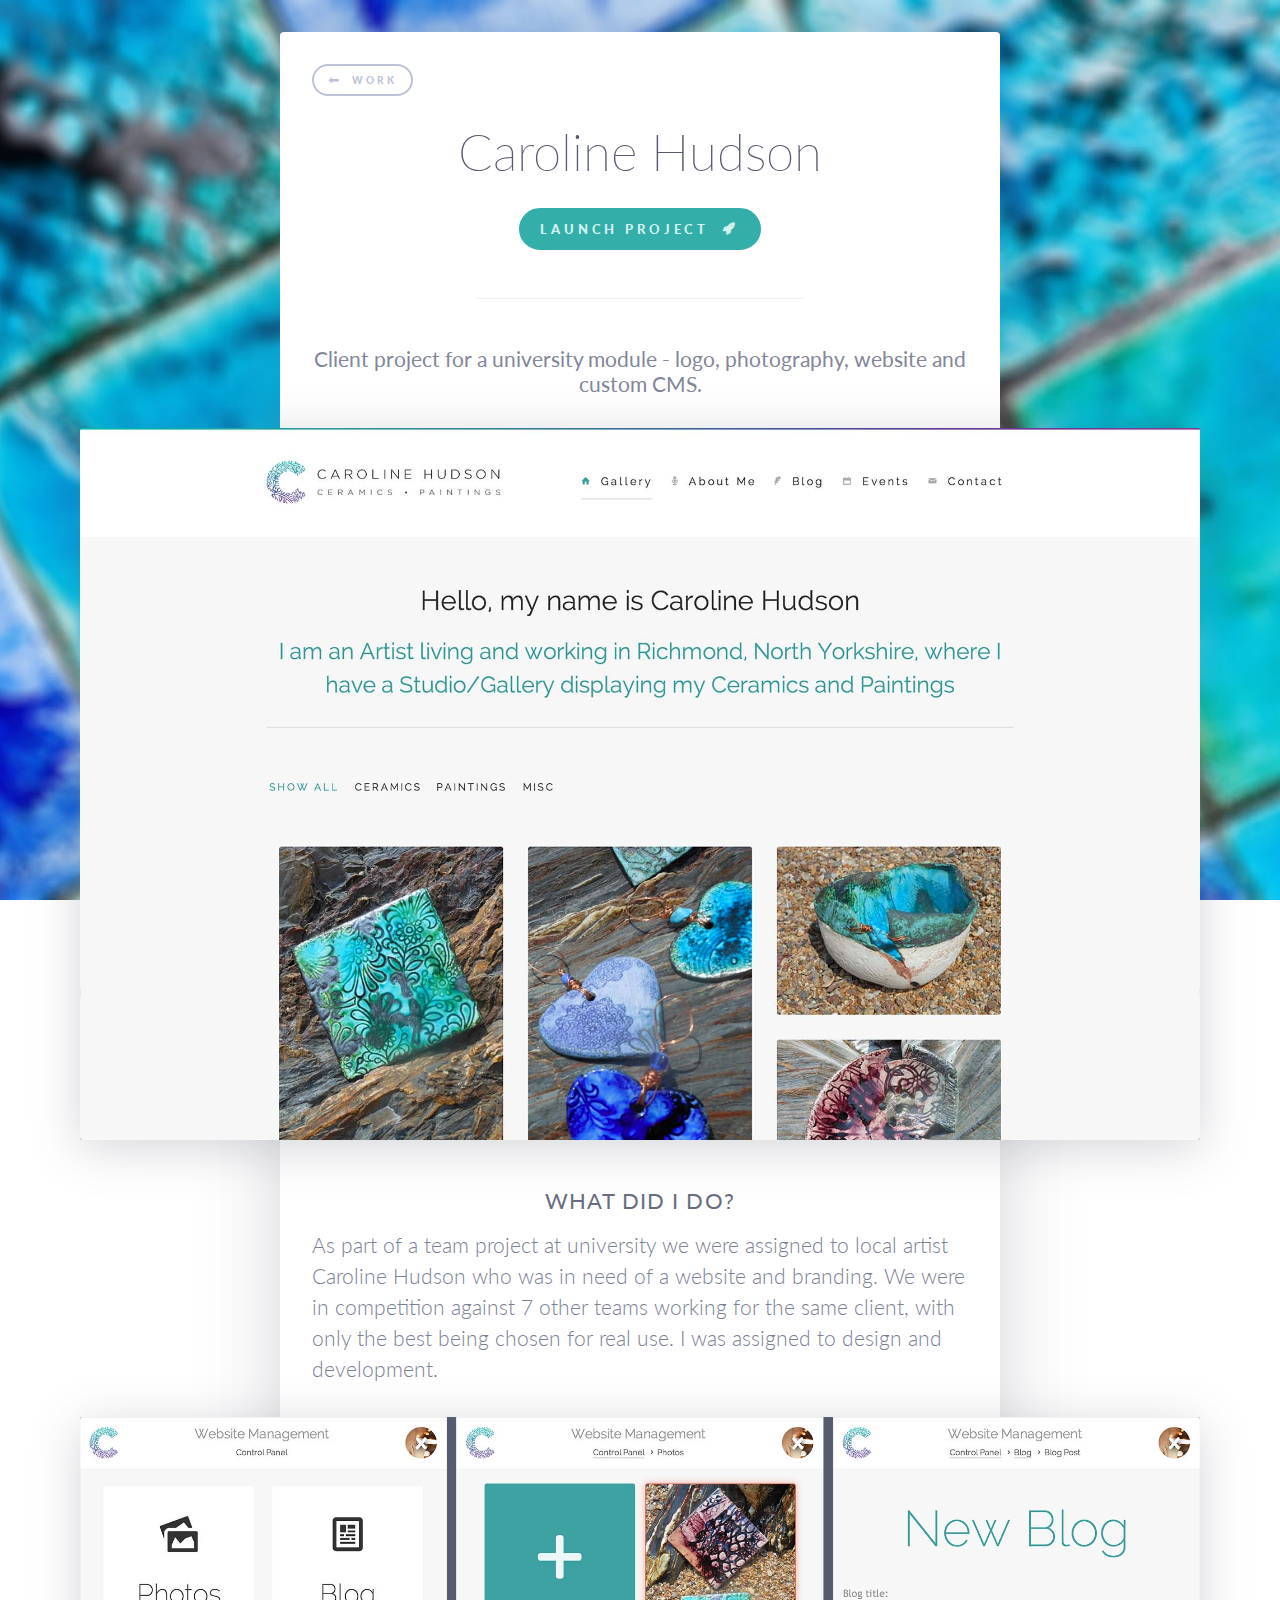
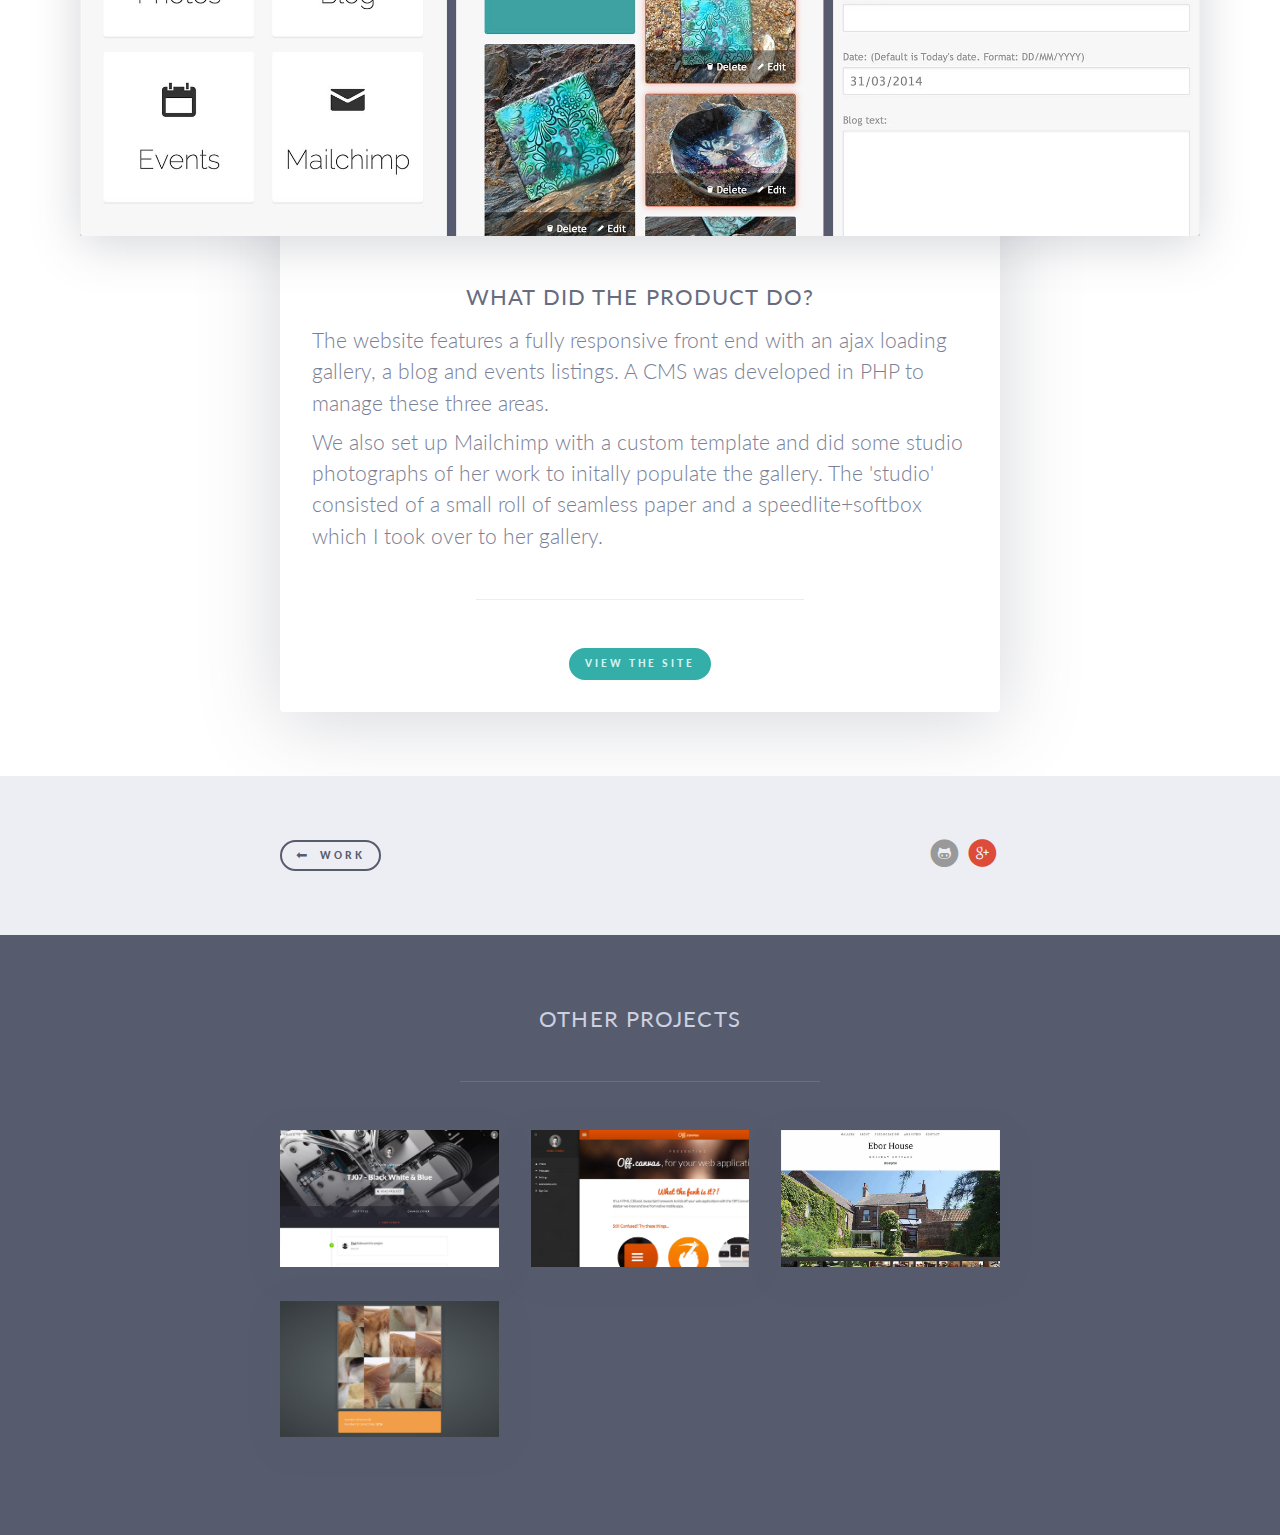
<file: caroline.html>
<!DOCTYPE html>
<html>
	<head>
		<title>Aidan Zealley | Portfolio - Caroline Hudson</title>

		<meta charset="UTF-8"/>
		<meta name="viewport" content="width=device-width, initial-scale=1.0, minimum-scale=1.0"/>
		<meta name="description" content="Caroline Hudson ceramic artist in Richmond North Yorkshire website"/>
		<meta name="keywords" content="caroline, hudson, caroline hudson, artist, ceramic, ceramics, website, web design, cms, php, responsive"/>

		<link rel="icon" type="image/x-icon" href="favicon.ico" />

		<link rel="stylesheet" href="css/portfolio.css">

		<link href="http://fonts.googleapis.com/css?family=Lato:200,300,400,900" rel="stylesheet" type="text/css">

		<!-- If browser is internet explorer run HTML5 compatibility code -->
		<!--[if IE]>
		    <script src='js/html5.js'></script>
		<![endif]-->
	</head>
	<body class="cover cover--fixed" style="background-image: url('pictures/tilesHeader.jpg')">
		<div class="padded">
			<div class="container container--thin">
				<div class="infocard">
					<a href="work.html" class="button button--light button--small"><span class="icon pull-left">&larr;</span>Work</a>
					<header class="center">
						<h1 class="center">Caroline Hudson</h1>
						<a href="http://carolinehudson.com/" target="_blank" class="button button--accent">Launch Project<span class="icon pull-right">&#128640;</span></a>
					</header>

					<hr/>

					<h3 class="center">Client project for a university module - logo, photography, website and custom CMS.</h3>

					<div class="breakout animated animated--delay1">
						<img src="pictures/carolineHudson.jpg"/>
					</div>

					<h2>What did I do?</h2>
					<p>As part of a team project at university we were assigned to local artist Caroline Hudson who was in need of a website and branding. We were in competition against 7 other teams working for the same client, with only the best being chosen for real use. I was assigned to design and development.</p>

					<div class="breakout animated animated--delay2">
						<img src="pictures/caroline-cms.jpg"/>
					</div>

					<h2>What did the product do?</h2>
					<p>The website features a fully responsive front end with an ajax loading gallery, a blog and events listings. A CMS was developed in PHP to manage these three areas.</p>
					<p>We also set up Mailchimp with a custom template and did some studio photographs of her work to initally populate the gallery. The 'studio' consisted of a small roll of seamless paper and a speedlite+softbox which I took over to her gallery.</p>

					<hr/>

					<div class="center">
						<a href="http://carolinehudson.com/" target="_blank" class="button button--small button--accent">View the site</a>
					</div>
				</div>
			</div>
		</div>

		<div class="block block--light padded-tall">
			<div class="container container container--thin center">
				<a href="work.html" class="button medium button--small pull-left"><span class="icon pull-left">&larr;</span>Work</a>

				<ul class="social button--small pull-right">
					<li><a href="https://github.com/AidanZealley" target="_blank" class="github">&#xE600;</a></li>
					<li><a href="https://plus.google.com/u/0/+AidanZealley/posts" target="_blank" class="gplus">&#xE601;</a></li>

				</ul>
			</div>
		</div>

		<div class="block block--dark padded-tall">
			<div class="container container--thin">
				<h2 class="center">Other Projects</h2>

				<hr/>

				<div class="row">
					<div class="col col--third">
						<a href="prjectr.html" class="animated-link"><img src="pictures/prjectr-thumb.jpg"/></a>
					</div>

					<div class="col col--third">
						<a href="offcanvas.html" class="animated-link"><img src="pictures/offCanvas-thumb.jpg"/></a>
					</div>

					<div class="col col--third">
						<a href="ebor.html" class="animated-link"><img src="pictures/ebor-thumb.jpg"/></a>
					</div>
				</div>

				<div class="row">
					<div class="col col--third">
						<a href="cat-squares.html" class="animated-link"><img src="pictures/catsquares-thumb.jpg"/></a>
					</div>
				</div>
			</div>
		</div>

		<script src="js/analytics.js"></script>
	</body>
</html>
</file>
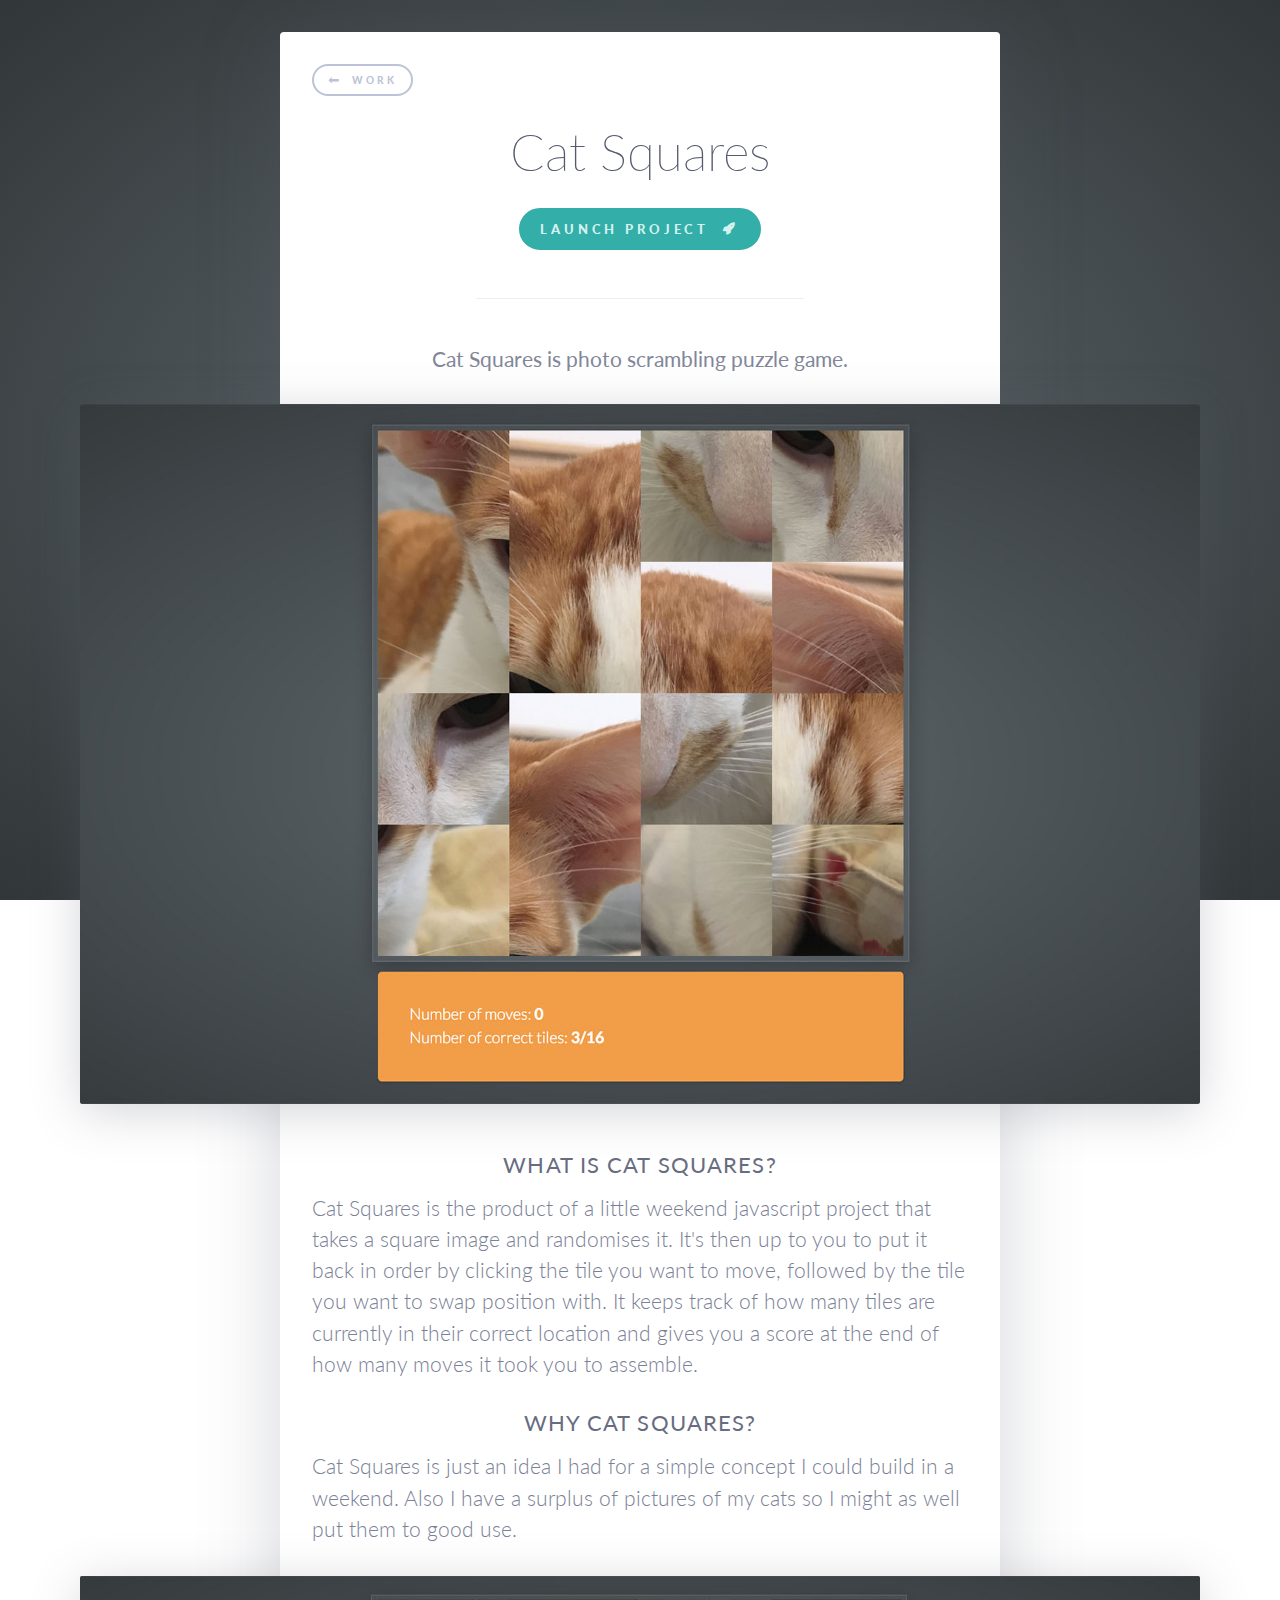
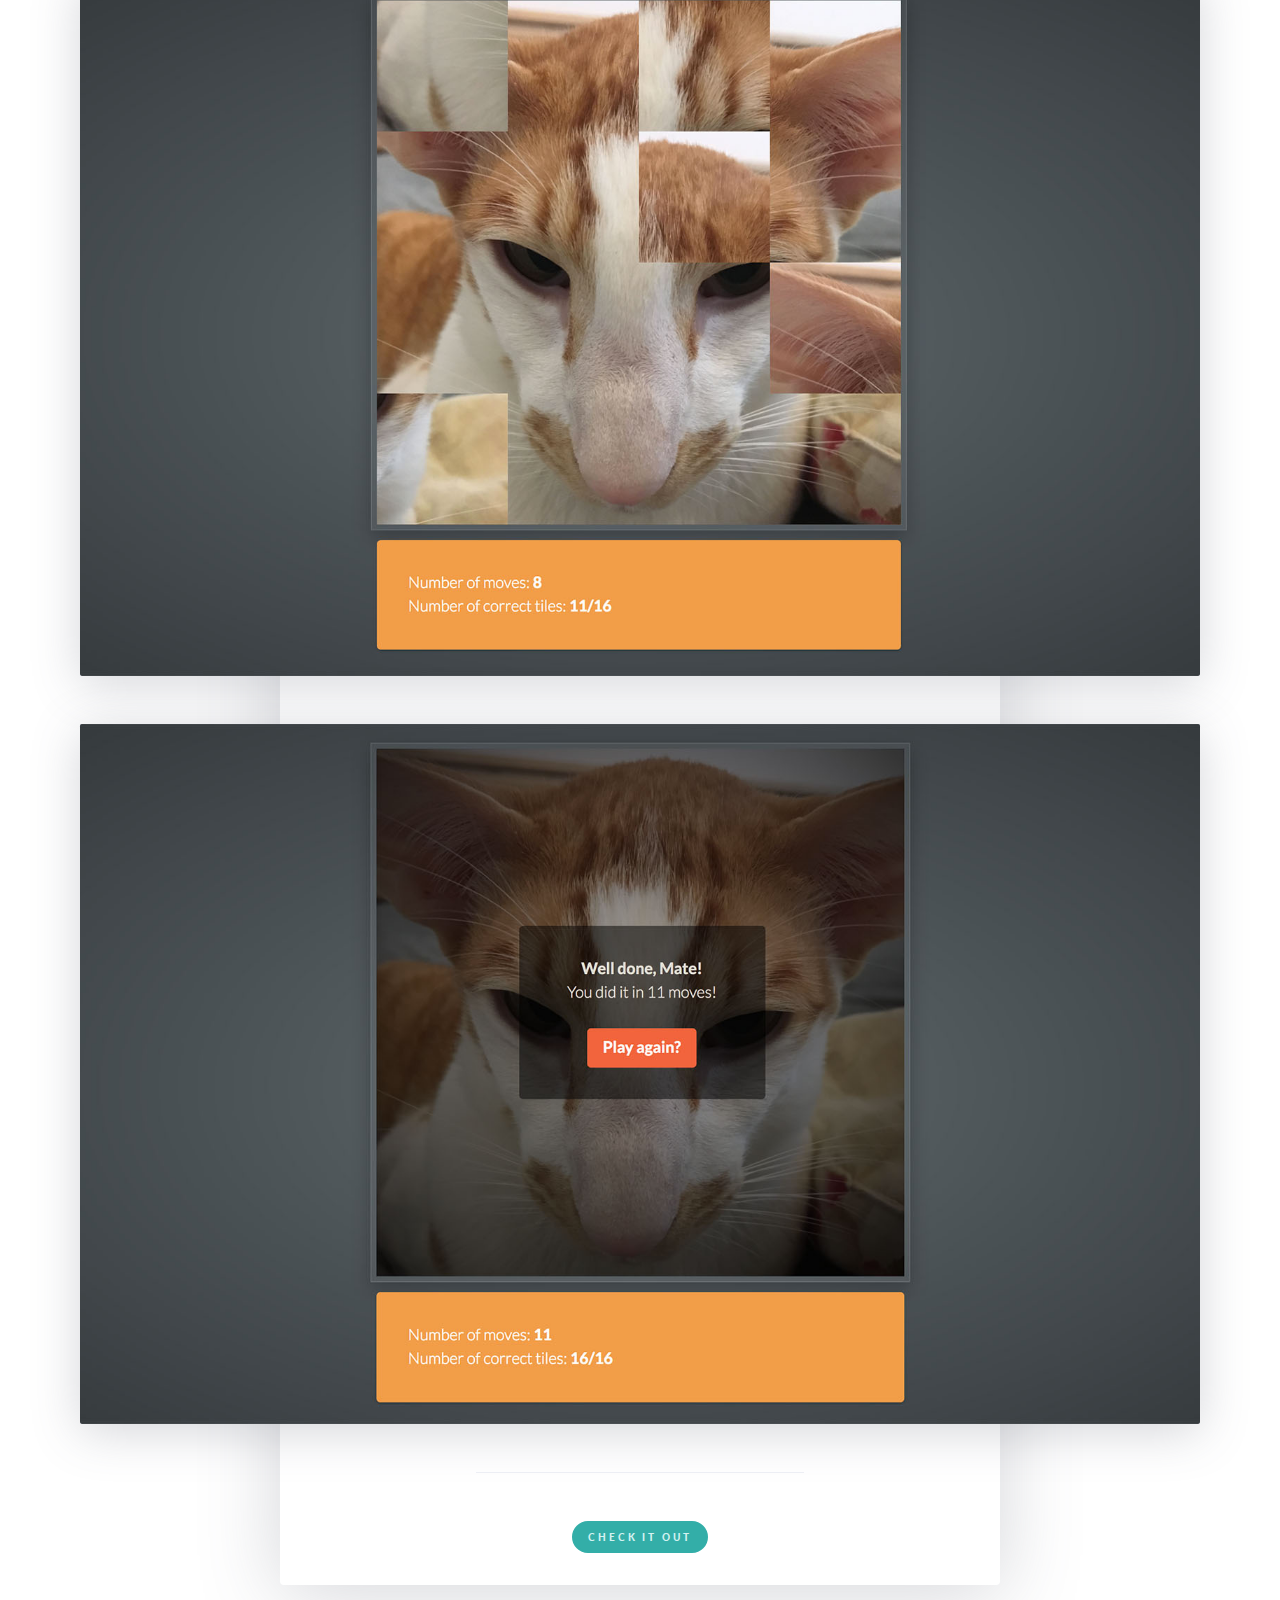
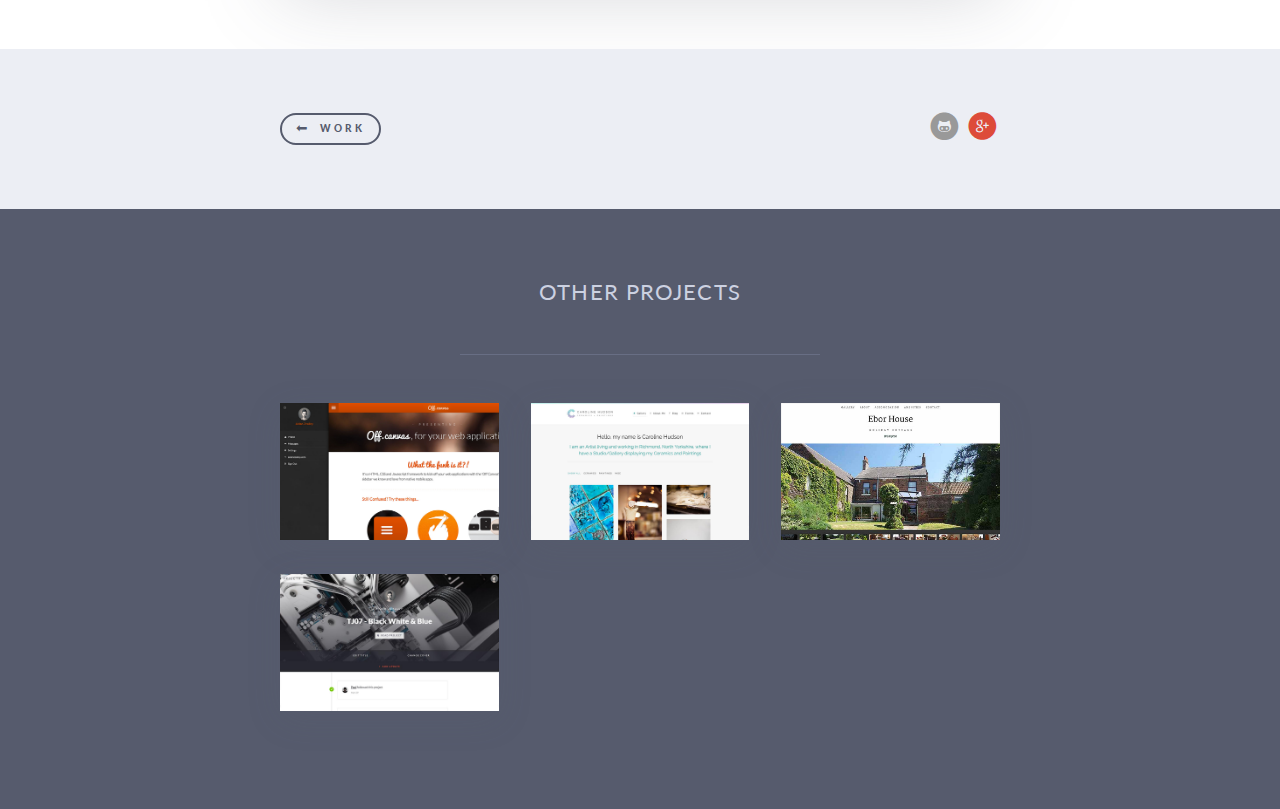
<file: cat-squares.html>
<!DOCTYPE html>
<html>
	<head>
		<title>Aidan Zealley | Portfolio - Cat Squares</title>

		<meta charset="UTF-8"/>
		<meta name="viewport" content="width=device-width, initial-scale=1.0, minimum-scale=1.0"/>
		<meta name="description" content="Prjectr social networking web application built in Ruby on Rails"/>
		<meta name="keywords" content="prjectr, ruby on rails, rails, web app, webapp, web application, application"/>

		<link rel="icon" type="image/x-icon" href="favicon.ico" />

		<link rel="stylesheet" href="css/portfolio.css">

		<link href="http://fonts.googleapis.com/css?family=Lato:200,300,400,900" rel="stylesheet" type="text/css">

		<!-- If browser is internet explorer run HTML5 compatibility code -->
		<!--[if IE]>
		    <script src='js/html5.js'></script>
		<![endif]-->
	</head>
	<body class="cover cover--fixed" style="background-image: radial-gradient(#616a6e, #313638)">
		<div class="padded">
			<div class="container container--thin">
				<div class="infocard">
					<a href="work.html" class="button button--light button--small"><span class="icon pull-left">&larr;</span>Work</a>
					<header class="center">
						<h1 class="center">Cat Squares</h1>
						<a href="http://www.aidanzealley.com/cat-squares/index.html" target="_blank" class="button button--accent">Launch Project<span class="icon pull-right">&#128640;</span></a>
					</header>

					<hr/>

					<h3 class="center">Cat Squares is photo scrambling puzzle game.</h3>

					<div class="breakout animated animated--delay1">
						<img src="pictures/catsquares-screen1.jpg"/>
					</div>

					<h2>What is Cat Squares?</h2>
					<p>Cat Squares is the product of a little weekend javascript project that takes a square image and randomises it. It's then up to you to put it back in order by clicking the tile you want to move, followed by the tile you want to swap position with. It keeps track of how many tiles are currently in their correct location and gives you a score at the end of how many moves it took you to assemble.</p>
					<br/>

					<h2>Why Cat Squares?</h2>
					<p>Cat Squares is just an idea I had for a simple concept I could build in a weekend. Also I have a surplus of pictures of my cats so I might as well put them to good use.</p>

					<div class="breakout animated animated--delay1">
						<img src="pictures/catsquares-screen2.jpg"/>
					</div>

					<div class="breakout animated animated--delay1">
						<img src="pictures/catsquares-screen3.jpg"/>
					</div>

					<hr/>

					<div class="center">
						<a href="http://www.aidanzealley.com/cat-squares/index.html" target="_blank" class="button button--small button--accent">Check it out</a>
					</div>
				</div>
			</div>
		</div>

		<div class="block block--light padded-tall">
			<div class="container container container--thin center">
				<a href="work.html" class="button medium button--small pull-left"><span class="icon pull-left">&larr;</span>Work</a>

				<ul class="social button--small pull-right">
					<li><a href="https://github.com/AidanZealley" target="_blank" class="github">&#xE600;</a></li>
					<li><a href="https://plus.google.com/u/0/+AidanZealley/posts" target="_blank" class="gplus">&#xE601;</a></li>

				</ul>
			</div>
		</div>

		<div class="block block--dark padded-tall">
			<div class="container container--thin">
				<h2 class="center">Other Projects</h2>

				<hr/>

				<div class="row">
					<div class="col col--third">
						<a href="offcanvas.html" class="animated-link"><img src="pictures/offCanvas-thumb.jpg"/></a>
					</div>

					<div class="col col--third">
						<a href="caroline.html" class="animated-link"><img src="pictures/carolineHudson-thumb.jpg"/></a>
					</div>

					<div class="col col--third">
						<a href="ebor.html" class="animated-link"><img src="pictures/ebor-thumb.jpg"/></a>
					</div>
				</div>

				<div class="row">
					<div class="col col--third">
						<a href="prjectr.html" class="animated-link"><img src="pictures/prjectr-thumb.jpg"/></a>
					</div>
				</div>
			</div>
		</div>

		<script src="js/analytics.js"></script>
	</body>
</html>
</file>
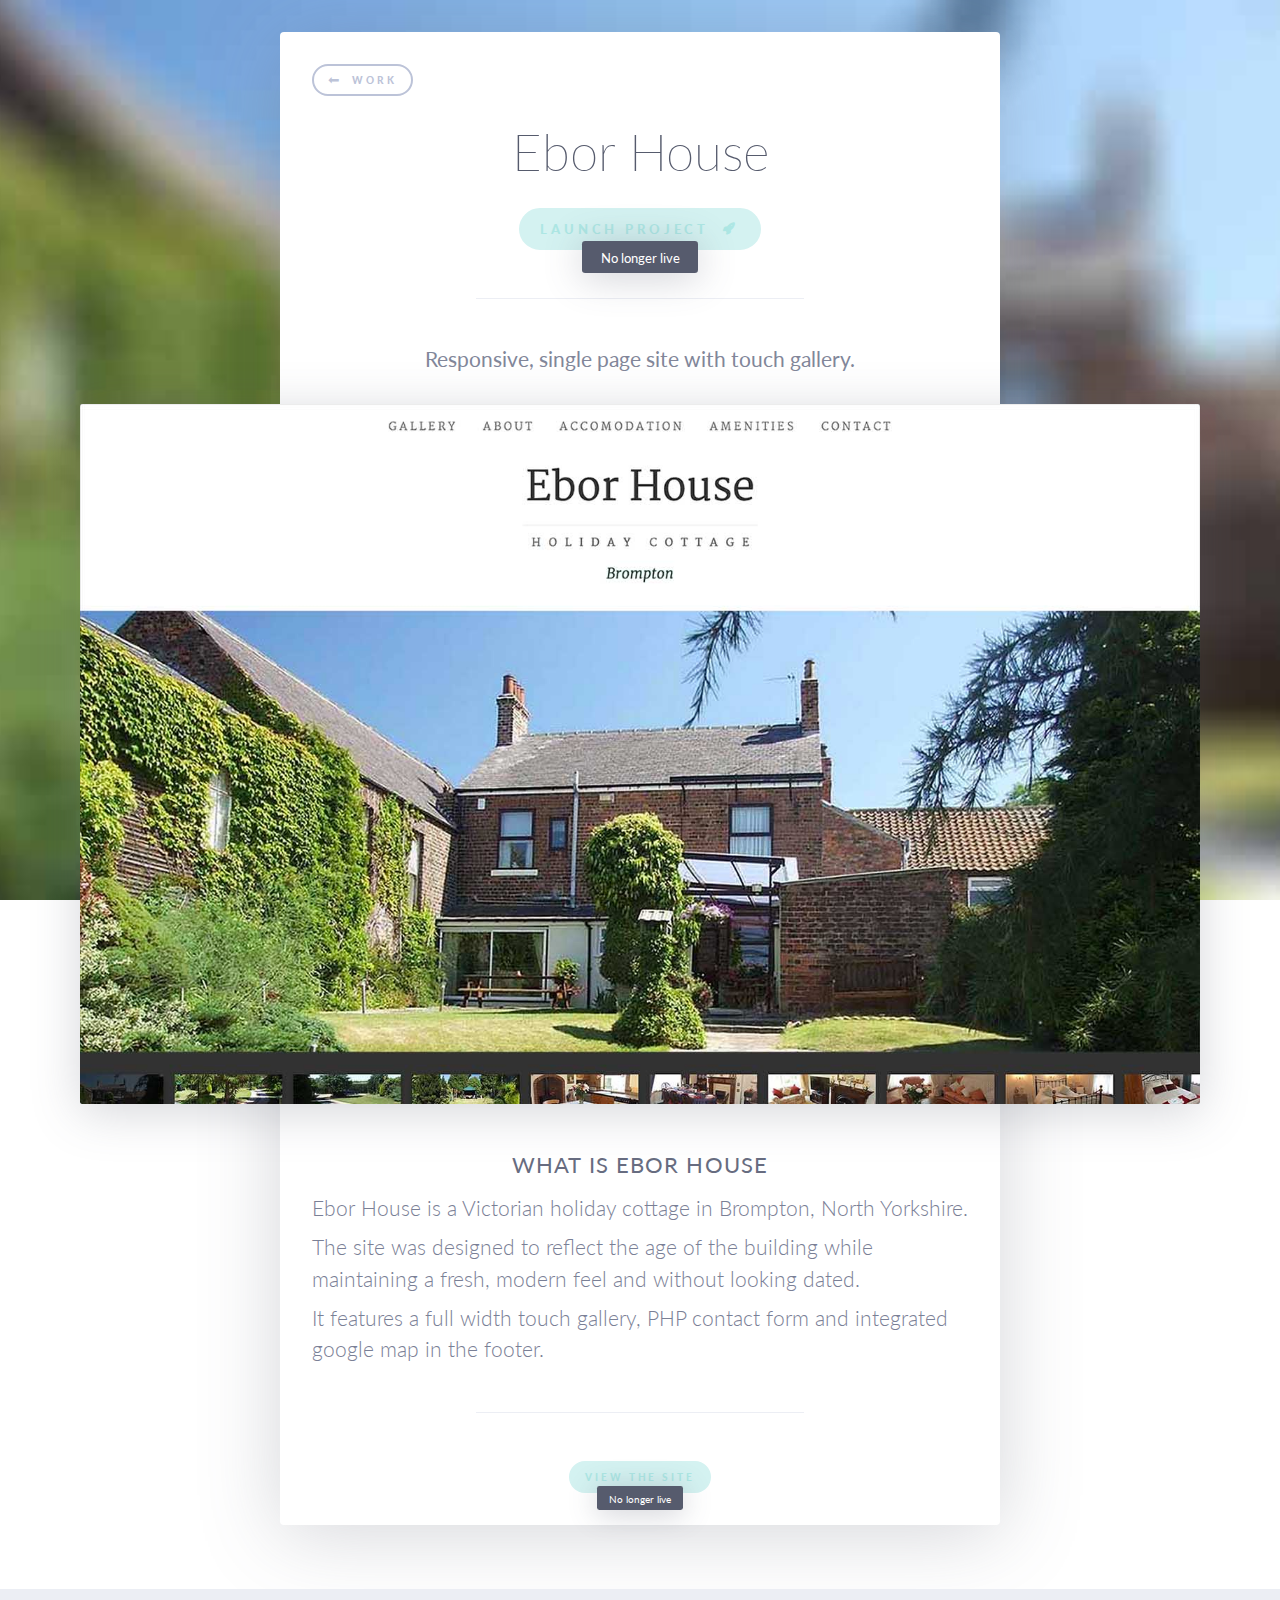
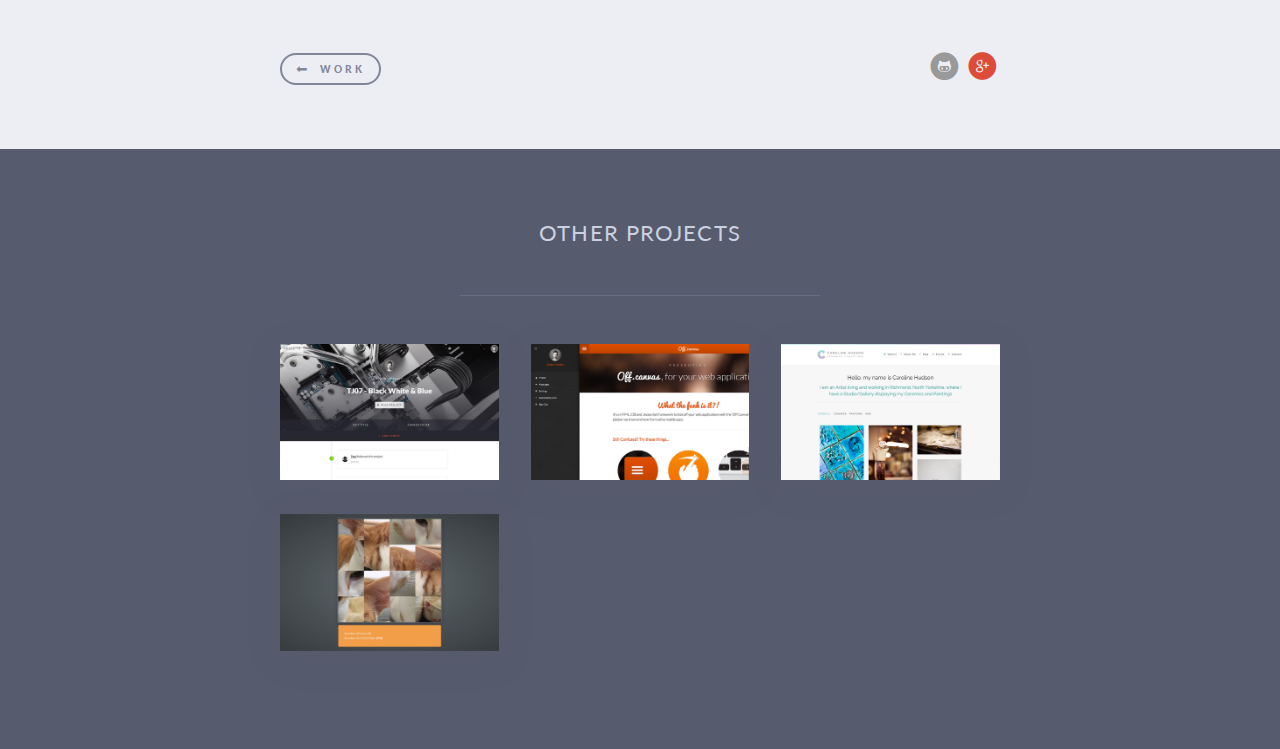
<file: ebor.html>
<!DOCTYPE html>
<html>
	<head>
		<title>Aidan Zealley | Portfolio - Ebor House</title>

		<meta charset="UTF-8"/>
		<meta name="viewport" content="width=device-width, initial-scale=1.0, minimum-scale=1.0"/>
		<meta name="description" content="Ebor House Brompton Victorian holiday home website"/>
		<meta name="keywords" content="ebor, house, ebor house, brompton, northallerton, victorian, holiday, website, web design, responsive"/>

		<link rel="icon" type="image/x-icon" href="favicon.ico" />

		<link rel="stylesheet" href="css/portfolio.css">

		<link href="http://fonts.googleapis.com/css?family=Lato:200,300,400,900" rel="stylesheet" type="text/css">

		<!-- If browser is internet explorer run HTML5 compatibility code -->
		<!--[if IE]>
		    <script src='js/html5.js'></script>
		<![endif]-->
	</head>
	<body class="cover cover--fixed" style="background-image: url('pictures/ebor-blur.jpg')">
		<div class="padded">
			<div class="container container--thin">
				<div class="infocard">
					<a href="work.html" class="button button--light button--small"><span class="icon pull-left">&larr;</span>Work</a>
					<header class="center">
						<h1 class="center">Ebor House</h1>
						<a href="http://eborhousebrompton.co.uk/" target="_blank" class="button button--accent button--not-live">Launch Project<span class="icon pull-right">&#128640;</span></a>
					</header>

					<hr/>

					<h3 class="center">Responsive, single page site with touch gallery.</h3>

					<div class="breakout animated animated--delay1">
						<img src="pictures/ebor-screen1.jpg"/>
					</div>

					<h2>What is Ebor House</h2>
					<p>Ebor House is a Victorian holiday cottage in Brompton, North Yorkshire.</p>
					<p>The site was designed to reflect the age of the building while maintaining a fresh, modern feel and without looking dated.</p>
					<p>It features a full width touch gallery, PHP contact form and integrated google map in the footer.</p>

					<hr/>

					<div class="center">
						<a href="http://eborhousebrompton.co.uk/" target="_blank" class="button button--small button--accent button--not-live">View the site</a>
					</div>
				</div>
			</div>
		</div>

		<div class="block block--light padded-tall">
			<div class="container container--thin center">
				<a href="work.html" class="button button--medium button--small pull-left"><span class="icon pull-left">&larr;</span>Work</a>

				<ul class="social button--small pull-right">
					<li><a href="https://github.com/AidanZealley" target="_blank" class="github">&#xE600;</a></li>
					<li><a href="https://plus.google.com/u/0/+AidanZealley/posts" target="_blank" class="gplus">&#xE601;</a></li>

				</ul>
			</div>
		</div>

		<div class="block block--dark padded-tall">
			<div class="container container--thin">
				<h2 class="center">Other Projects</h2>

				<hr/>

				<div class="row">
					<div class="col col--third">
						<a href="prjectr.html" class="animated-link"><img src="pictures/prjectr-thumb.jpg"/></a>
					</div>

					<div class="col col--third">
						<a href="offcanvas.html" class="animated-link"><img src="pictures/offCanvas-thumb.jpg"/></a>
					</div>

					<div class="col col--third">
						<a href="caroline.html" class="animated-link"><img src="pictures/carolineHudson-thumb.jpg"/></a>
					</div>
				</div>

				<div class="row">
					<div class="col col--third">
						<a href="cat-squares.html" class="animated-link"><img src="pictures/catsquares-thumb.jpg"/></a>
					</div>
				</div>
			</div>
		</div>

		<script src="js/analytics.js"></script>
	</body>
</html>
</file>
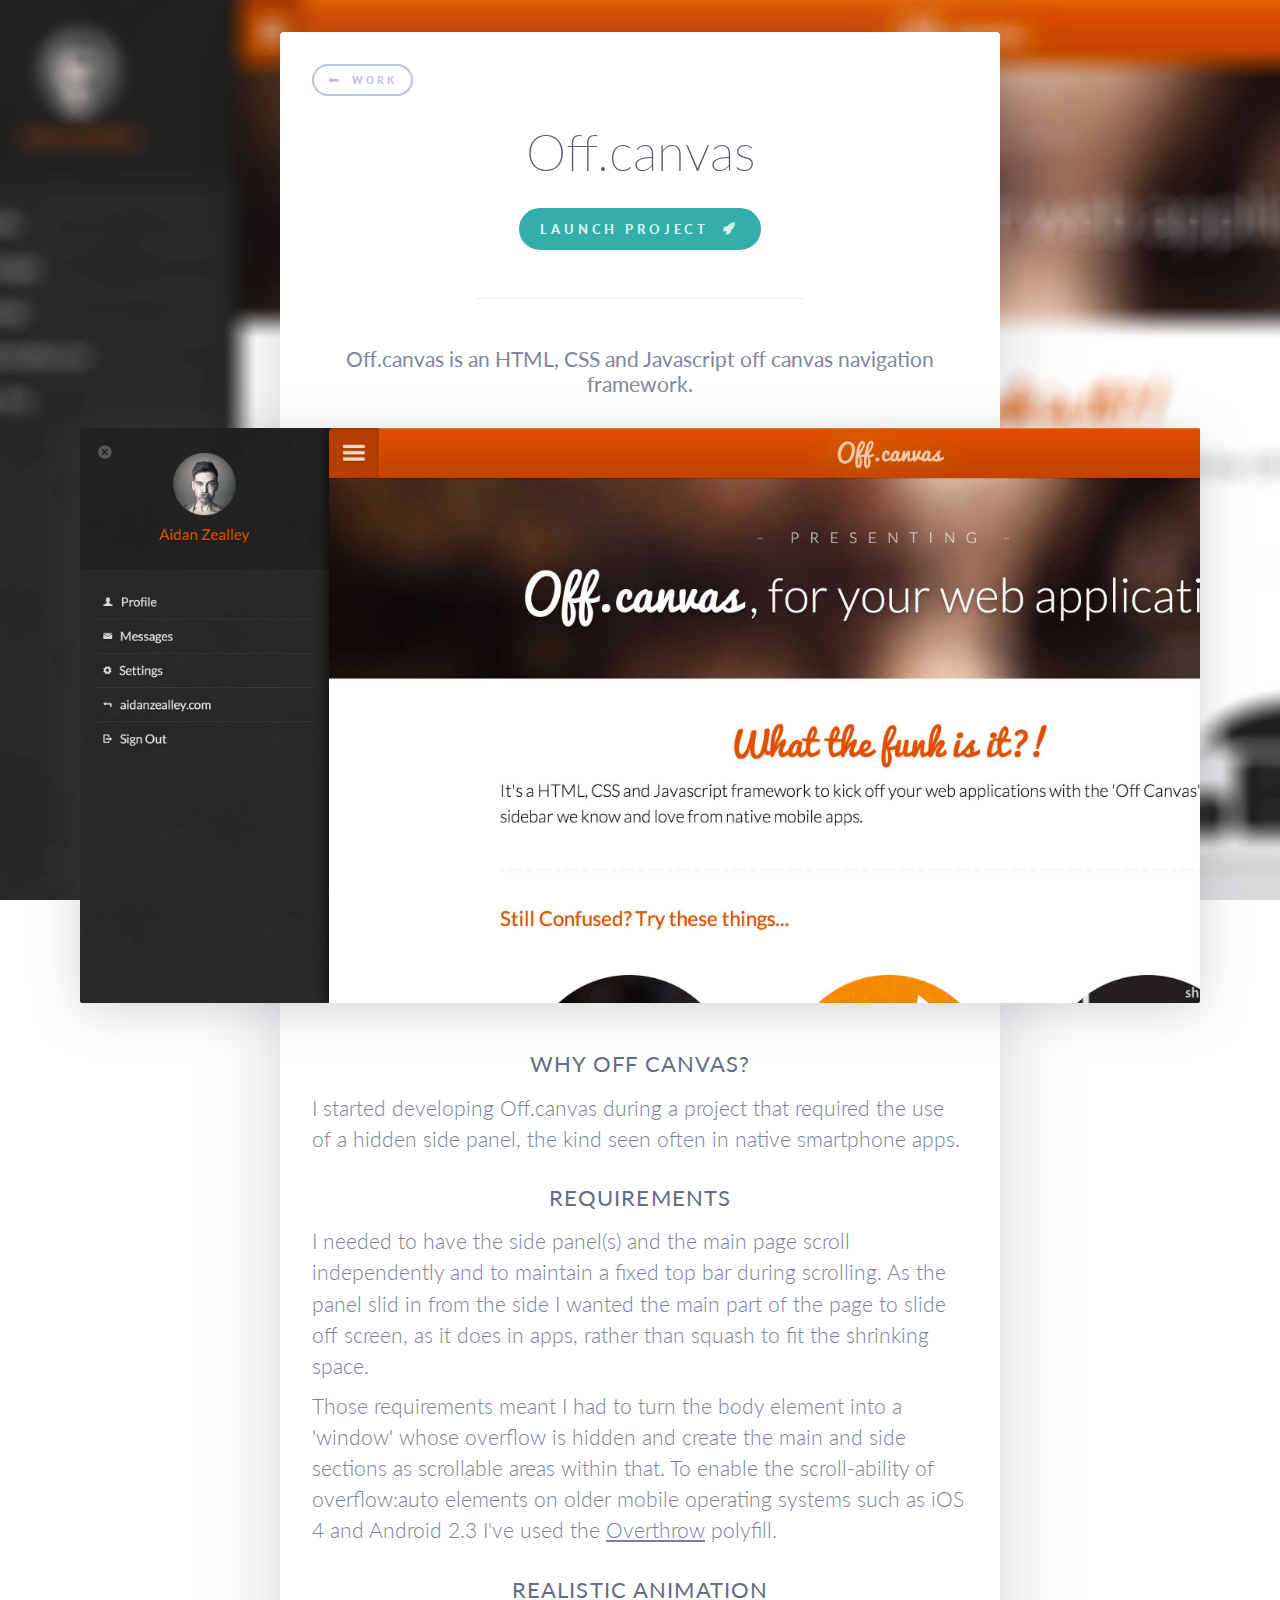
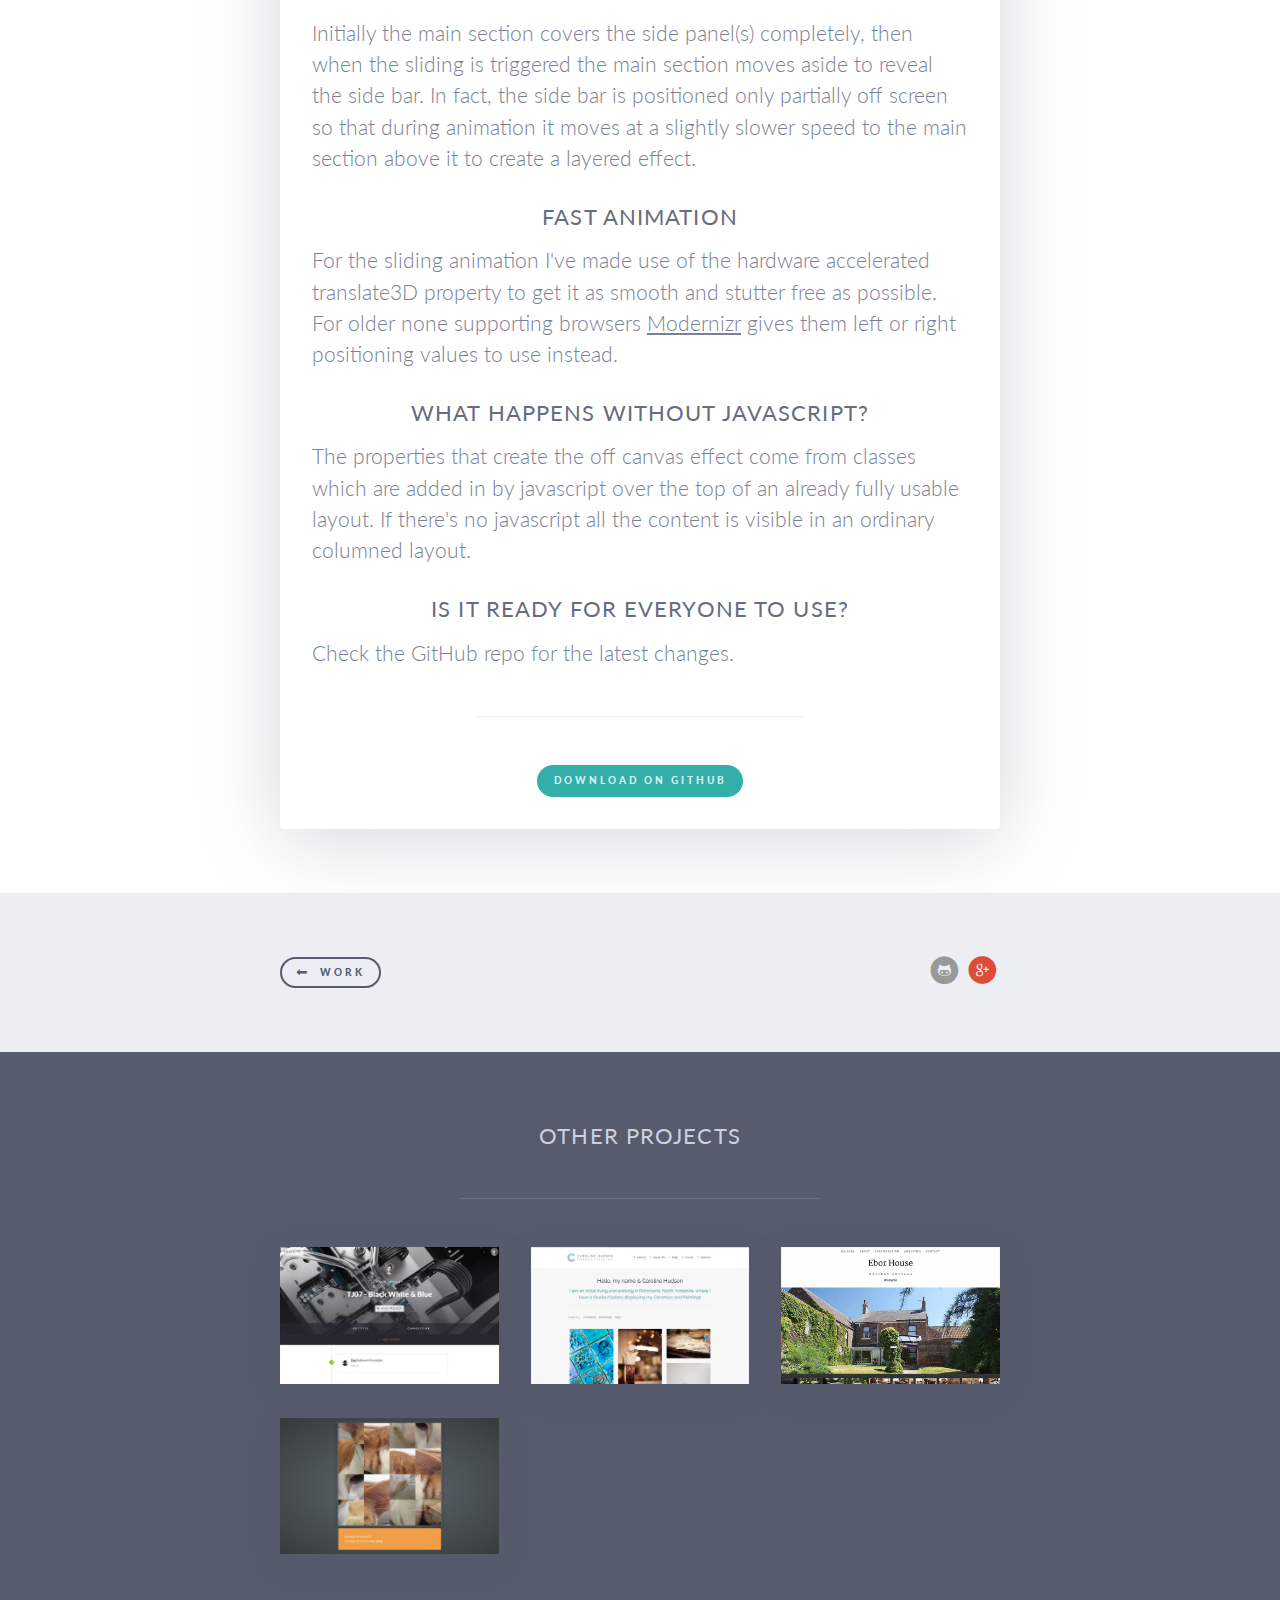
<file: offcanvas.html>
<!DOCTYPE html>
<html>
	<head>
		<title>Aidan Zealley | Portfolio - Off.canvas</title>

		<meta charset="UTF-8"/>
		<meta name="viewport" content="width=device-width, initial-scale=1.0, minimum-scale=1.0"/>
		<meta name="description" content="Responsive Off Canvas CSS and jQuery framework for web applications"/>
		<meta name="keywords" content="responsive, off canvas, offcanvas, css, css3, javascript, jquery, animation, web app, webapp"/>

		<link rel="icon" type="image/x-icon" href="favicon.ico" />

		<link rel="stylesheet" href="css/portfolio.css">

		<link href="http://fonts.googleapis.com/css?family=Lato:200,300,400,900" rel="stylesheet" type="text/css">

		<!-- If browser is internet explorer run HTML5 compatibility code -->
		<!--[if IE]>
		    <script src='js/html5.js'></script>
		<![endif]-->
	</head>
	<body class="cover cover--fixed" style="background-image: url('pictures/offCanvas-blur.jpg')">
		<div class="padded">
			<div class="container container--thin">
				<div class="infocard">
					<a href="work.html" class="button button--light button--small"><span class="icon pull-left">&larr;</span>Work</a>
					<header class="center">
						<h1 class="center">Off.canvas</h1>
						<a href="http://aidanzealley.com/offcanvas" target="_blank" class="button button--accent">Launch Project<span class="icon pull-right">&#128640;</span></a>
					</header>

					<hr/>

					<h3 class="center">Off.canvas is an HTML, CSS and Javascript off canvas navigation framework.</h3>

					<div class="breakout animated animated--delay1">
						<img src="pictures/offCanvas.jpg"/>
					</div>

					<h2>Why Off Canvas?</h2>
					<p>I started developing Off.canvas during a project that required the use of a hidden side panel, the kind seen often in native smartphone apps.</p>
					<br/>

					<h2>Requirements</h2>
					<p>I needed to have the side panel(s) and the main page scroll independently and to maintain a fixed top bar during scrolling. As the panel slid in from the side I wanted the main part of the page to slide off screen, as it does in apps, rather than squash to fit the shrinking space.</p>
					<p>Those requirements meant I had to turn the body element into a 'window' whose overflow is hidden and create the main and side sections as scrollable areas within that. To enable the scroll-ability of overflow:auto elements on older mobile operating systems such as iOS 4 and Android 2.3 I've used the <a href="http://filamentgroup.github.io/Overthrow/" target="_blank">Overthrow</a> polyfill.</p>
					<br/>

					<h2>Realistic Animation</h2>
					<p>Initially the main section covers the side panel(s) completely, then when the sliding is triggered the main section moves aside to reveal the side bar. In fact, the side bar is positioned only partially off screen so that during animation it moves at a slightly slower speed to the main section above it to create a layered effect.</p>
					<br/>

					<h2>Fast Animation</h2>
					<p>For the sliding animation I've made use of the hardware accelerated translate3D property to get it as smooth and stutter free as possible. For older none supporting browsers <a href="http://modernizr.com/" target="_blank">Modernizr</a> gives them left or right positioning values to use instead.</p>
					<br/>

					<h2>What happens without Javascript?</h2>
					<p>The properties that create the off canvas effect come from classes which are added in by javascript over the top of an already fully usable layout. If there's no javascript all the content is visible in an ordinary columned layout.</p>
					<br/>

					<h2>Is it ready for everyone to use?</h2>
					<p>Check the GitHub repo for the latest changes.</p>

					<hr/>

					<div class="center">
						<a href="https://github.com/AidanZealley/off.canvas" target="_blank" class="button button--small button--accent">Download on GitHub</a>
					</div>
				</div>
			</div>
		</div>

		<div class="block block--light padded-tall">
			<div class="container container container--thin center">
				<a href="work.html" class="button medium button--small pull-left"><span class="icon pull-left">&larr;</span>Work</a>

				<ul class="social button--small pull-right">
					<li><a href="https://github.com/AidanZealley" target="_blank" class="github">&#xE600;</a></li>
					<li><a href="https://plus.google.com/u/0/+AidanZealley/posts" target="_blank" class="gplus">&#xE601;</a></li>

				</ul>
			</div>
		</div>

		<div class="block block--dark padded-tall">
			<div class="container container--thin">
				<h2 class="center">Other Projects</h2>

				<hr/>

				<div class="row">
					<div class="col col--third">
						<a href="prjectr.html" class="animated-link"><img src="pictures/prjectr-thumb.jpg"/></a>
					</div>

					<div class="col col--third">
						<a href="caroline.html" class="animated-link"><img src="pictures/carolineHudson-thumb.jpg"/></a>
					</div>

					<div class="col col--third">
						<a href="ebor.html" class="animated-link"><img src="pictures/ebor-thumb.jpg"/></a>
					</div>
				</div>

				<div class="row">
					<div class="col col--third">
						<a href="cat-squares.html" class="animated-link"><img src="pictures/catsquares-thumb.jpg"/></a>
					</div>
				</div>
			</div>
		</div>

		<script src="js/analytics.js"></script>
	</body>
</html>
</file>
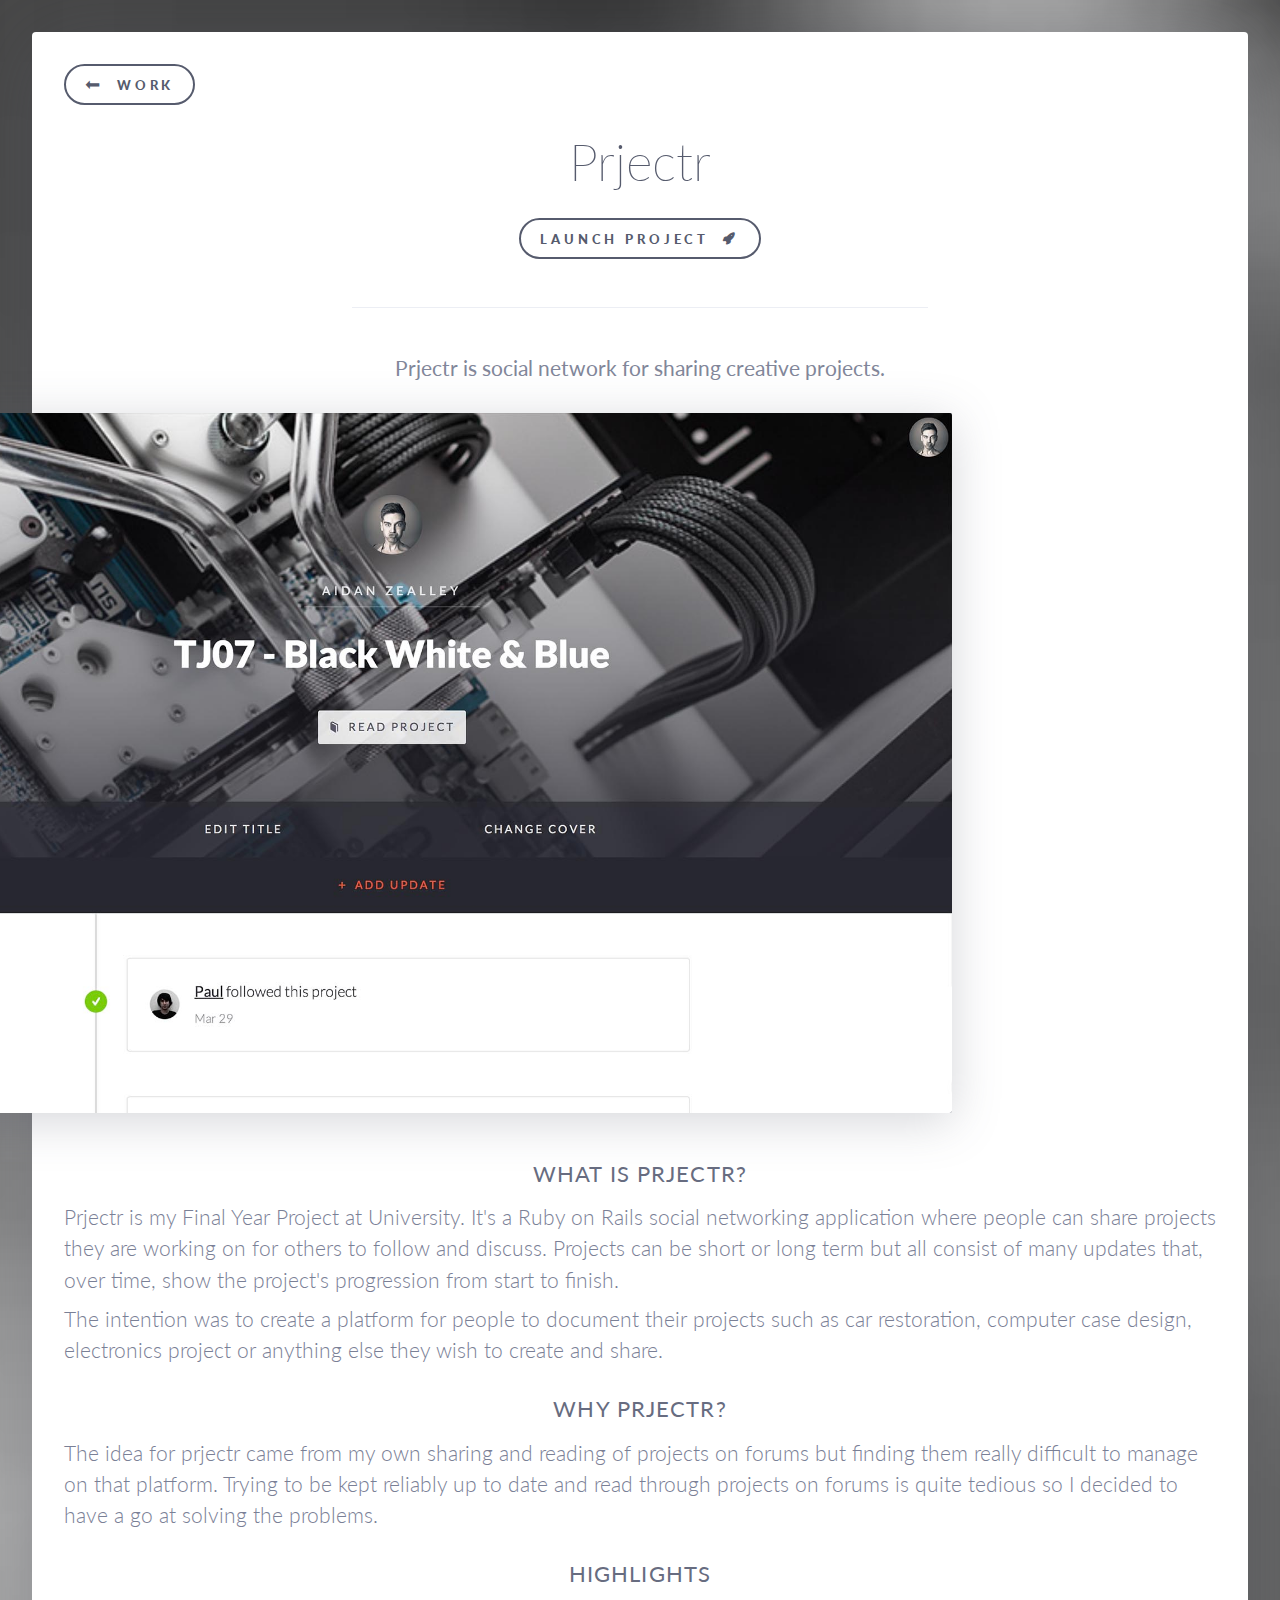
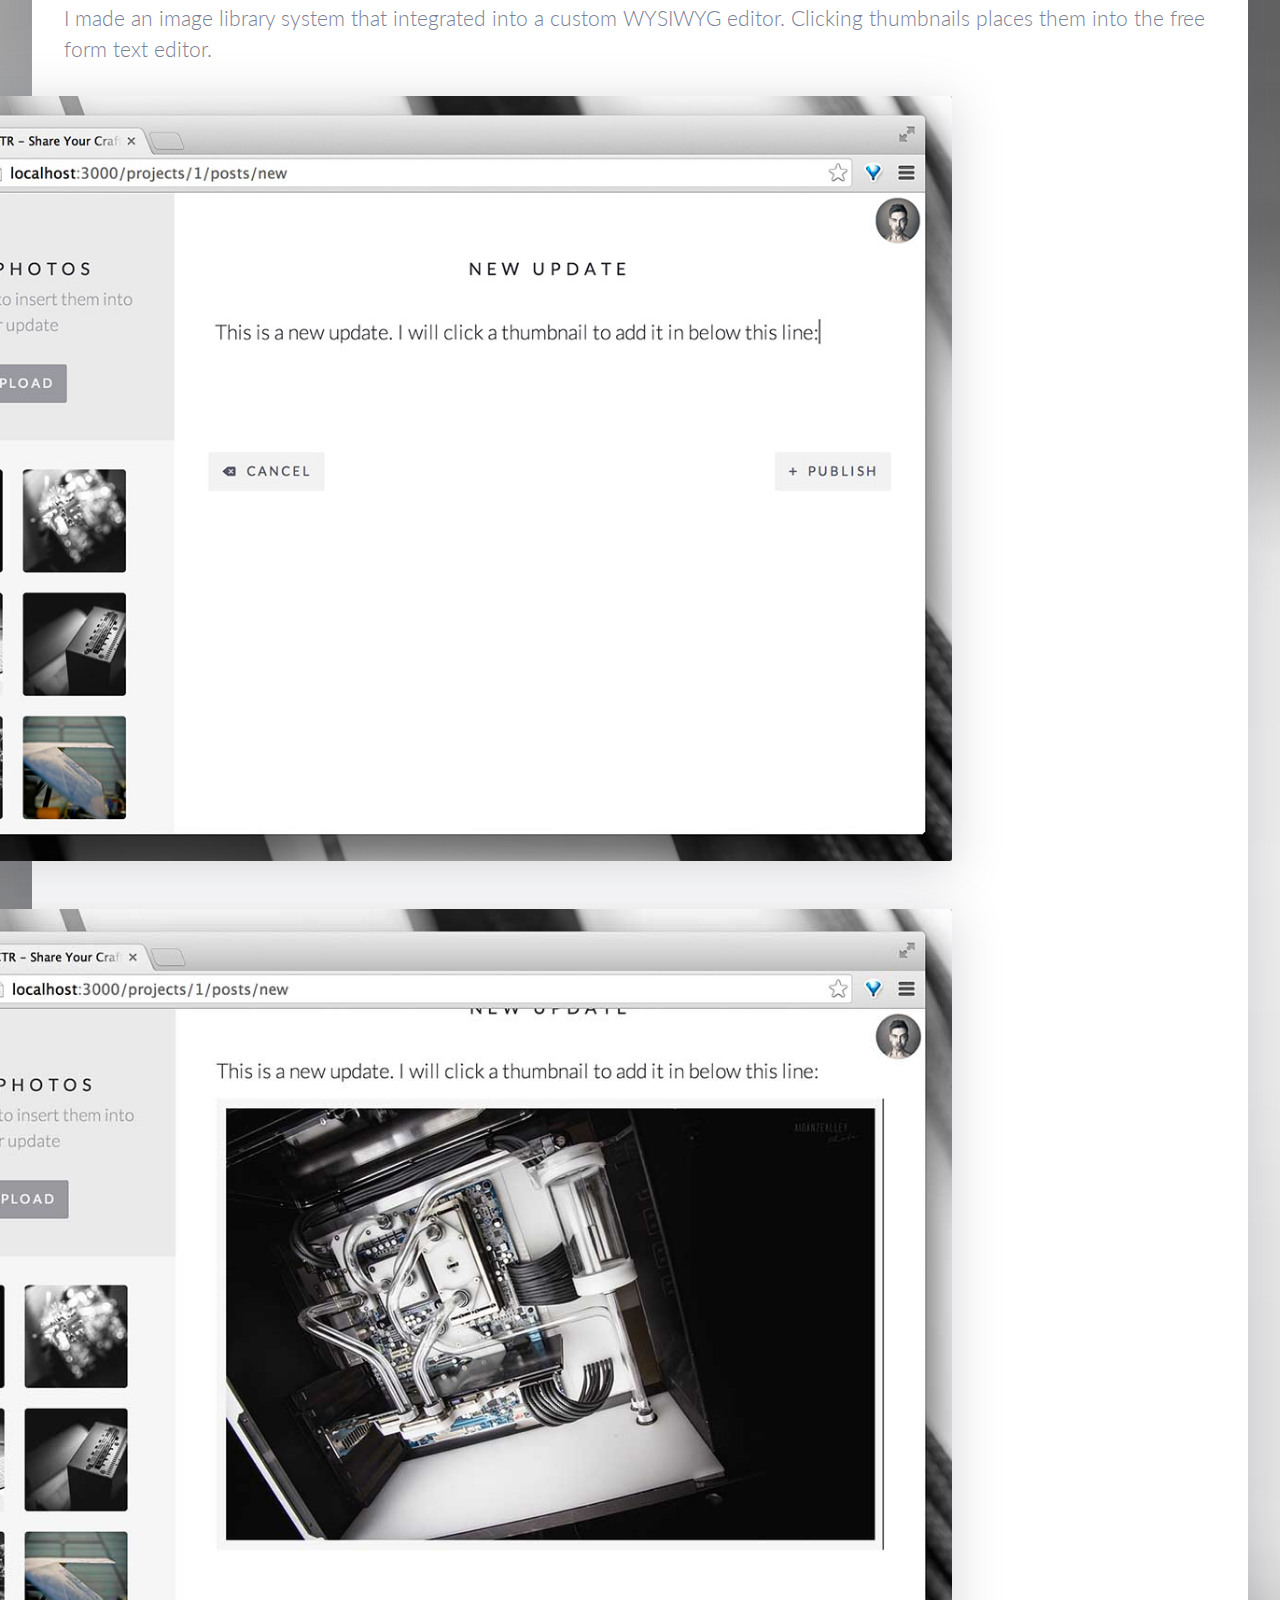
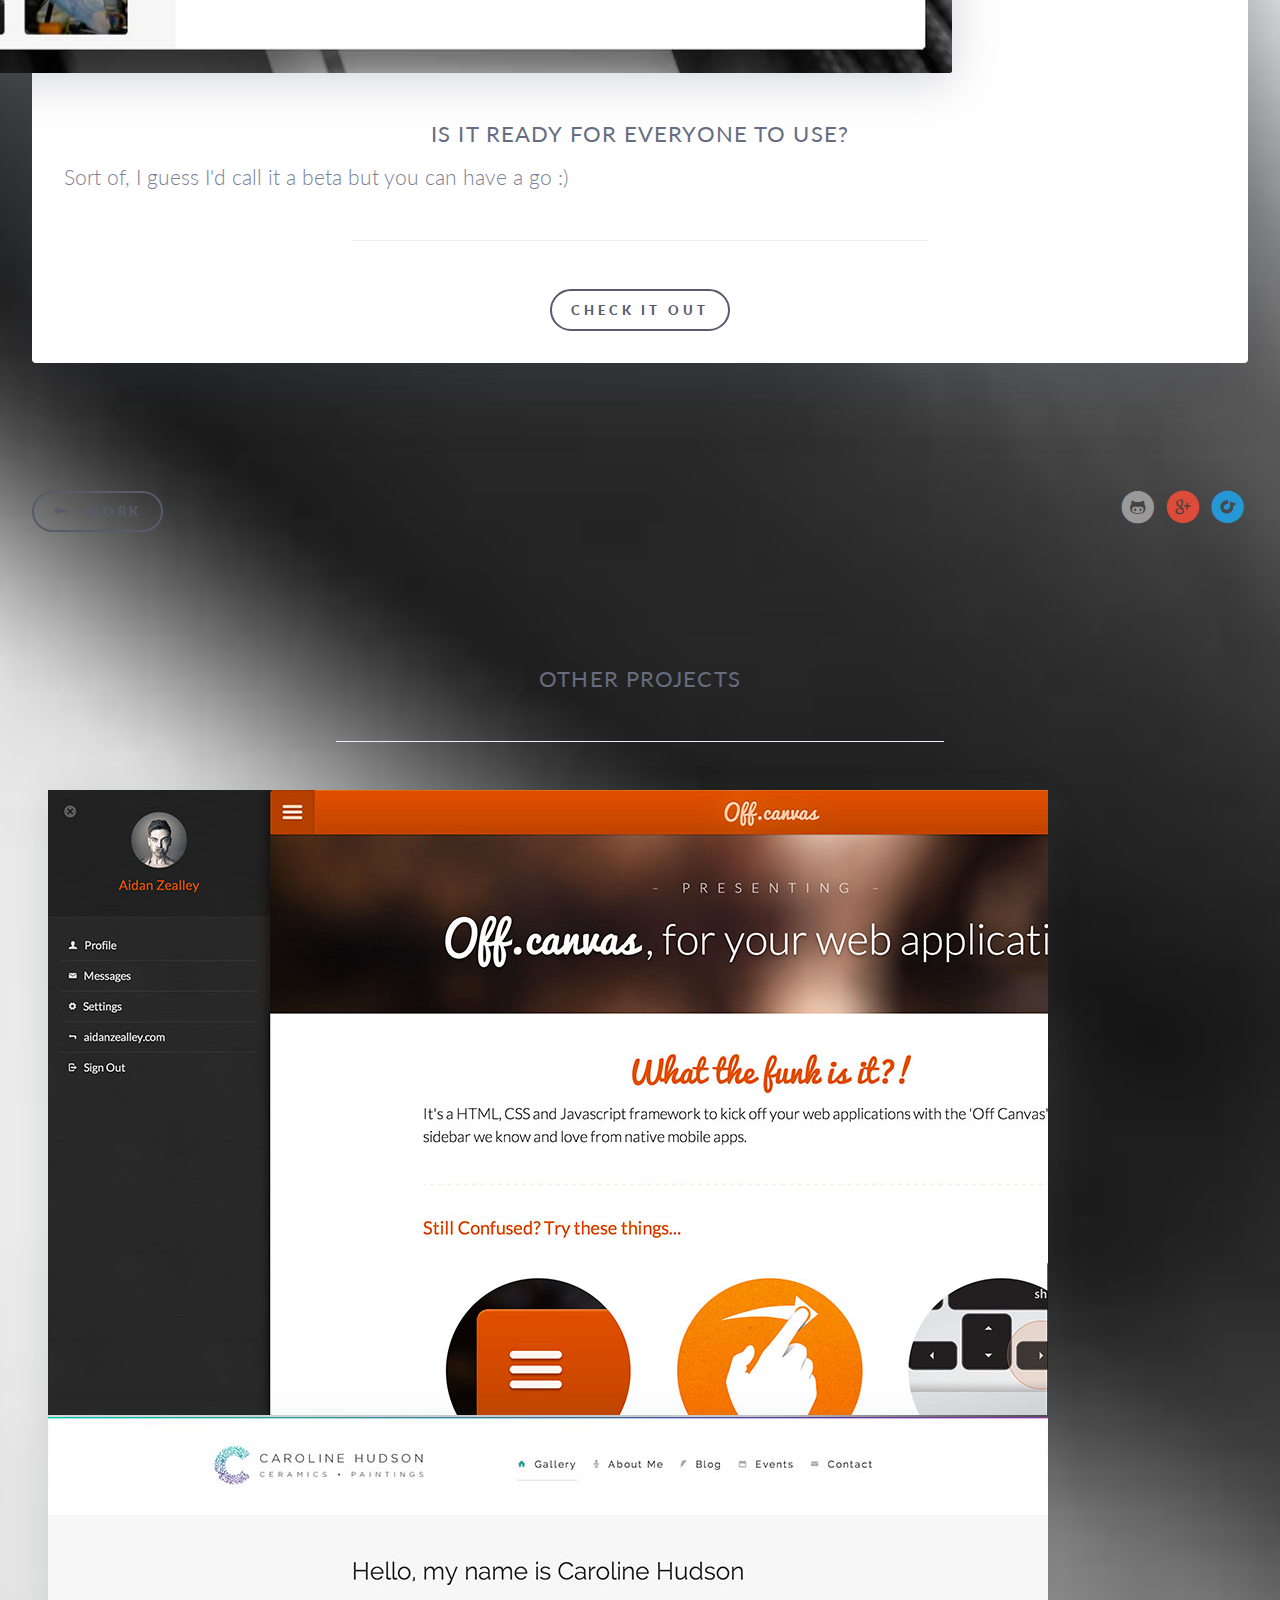
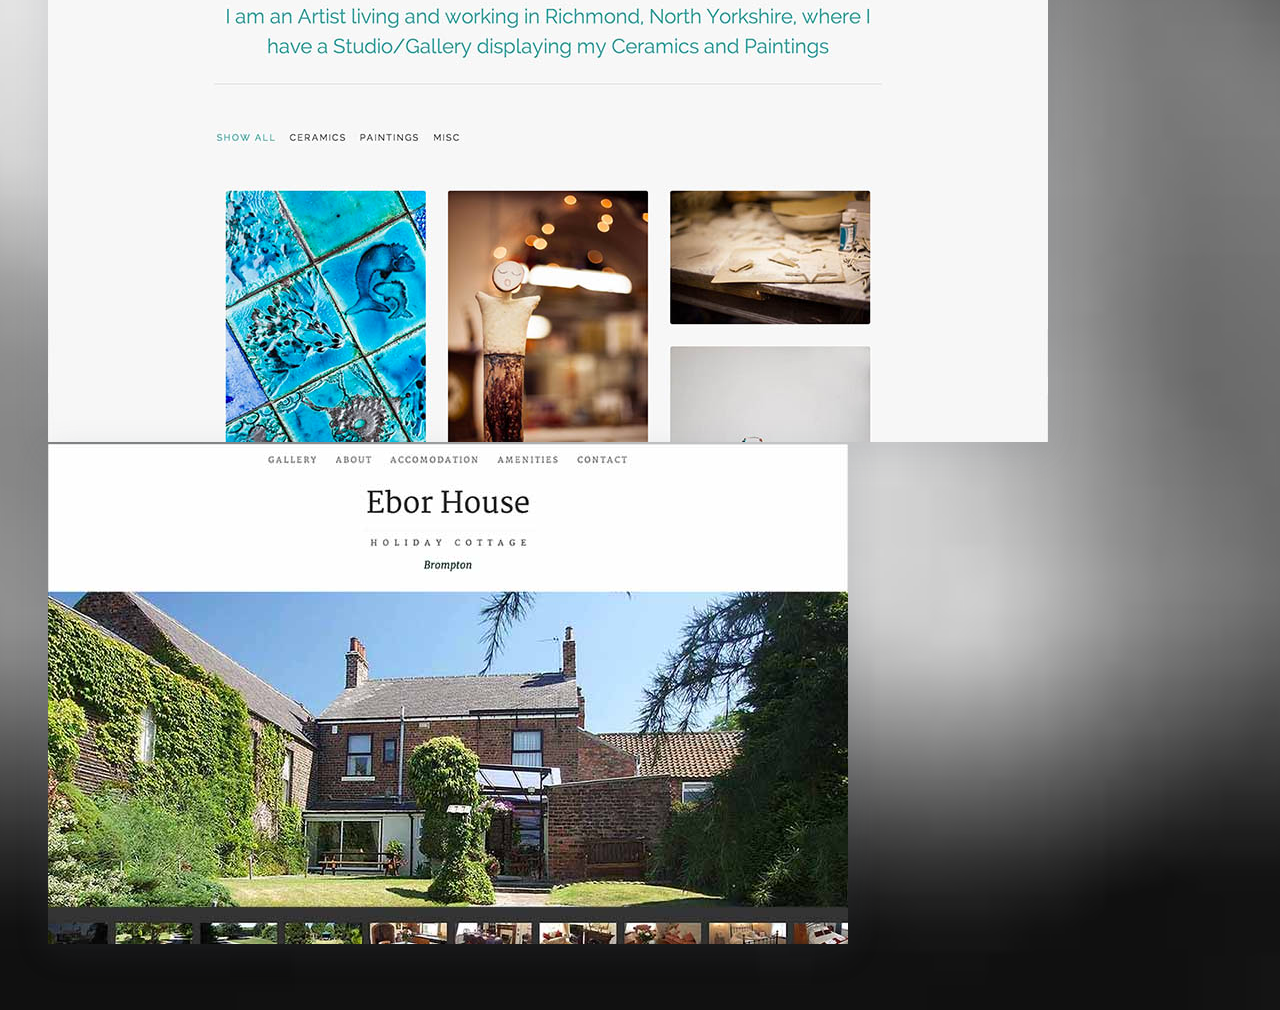
<file: prjectr.html>
<!DOCTYPE html>
<html>
	<head>
		<title>Aidan Zealley | Portfolio - Prjectr</title>

		<meta charset="UTF-8"/>
		<meta name="viewport" content="width=device-width, initial-scale=1.0, minimum-scale=1.0"/>
		<meta name="description" content="Prjectr social networking web application built in Ruby on Rails"/>
		<meta name="keywords" content="prjectr, ruby on rails, rails, web app, webapp, web application, application"/>

		<link rel="icon" type="image/x-icon" href="favicon.ico" />
		
		<link rel="stylesheet" href="css/portfolio.css">

		<link href="http://fonts.googleapis.com/css?family=Lato:200,300,400,900" rel="stylesheet" type="text/css">

		<!-- If browser is internet explorer run HTML5 compatibility code -->		
		<!--[if IE]>
		    <script src='js/html5.js'></script>  
		<![endif]-->
	</head>
	<body class="cover fixed" style="background-image: url('pictures/prjectr-blur.jpg')">
		<div class="padded">
			<div class="container-thin">
				<div class="infocard">
					<a href="work.html" class="button light small"><span class="icon pull-left">&larr;</span>Work</a>
					<header class="center">
						<h1 class="center">Prjectr</h1>
						<a href="http://prjectr.com" target="_blank" class="button accent large">Launch Project<span class="icon pull-right">&#128640;</span></a>
					</header>

					<hr/>

					<h3 class="center">Prjectr is social network for sharing creative projects.</h3>

					<div class="breakout delay 1">
						<img src="pictures/prjectr-screen.jpg"/>
					</div>

					<h2>What is Prjectr?</h2>
					<p>Prjectr is my Final Year Project at University. It's a Ruby on Rails social networking application where people can share projects they are working on for others to follow and discuss. Projects can be short or long term but all consist of many updates that, over time, show the project's progression from start to finish.</p>
					<p>The intention was to create a platform for people to document their projects such as car restoration, computer case design, electronics project or anything else they wish to create and share.</p>
					<br/>

					<h2>Why Prjectr?</h2>
					<p>The idea for prjectr came from my own sharing and reading of projects on forums but finding them really difficult to manage on that platform. Trying to be kept reliably up to date and read through projects on forums is quite tedious so I decided to have a go at solving the problems.</p>
					<br/>

					<h2>Highlights</h2>
					<p>I made an image library system that integrated into a custom WYSIWYG editor. Clicking thumbnails places them into the free form text editor.</p>

					<div class="breakout delay 1">
						<img src="pictures/prjectr-creator1.jpg"/>
					</div>

					<div class="breakout delay 1">
						<img src="pictures/prjectr-creator2.jpg"/>
					</div>

					<h2>Is it ready for everyone to use?</h2>
					<p>Sort of, I guess I'd call it a beta but you can have a go :)</p>
					
					<hr/>

					<div class="center">
						<a href="http://prjectr.com" target="_blank" class="button small accent">Check it out</a>
					</div>
				</div>
			</div>
		</div>

		<div class="block light padded-tall">
			<div class="container-thin center">
				<a href="work.html" class="button medium small pull-left"><span class="icon pull-left">&larr;</span>Work</a>
				
				<ul class="social small pull-right">
					<li><a href="https://github.com/AidanZealley" target="_blank" class="github">&#xE600;</a></li>
					<li><a href="https://plus.google.com/u/0/+AidanZealley/posts" target="_blank" class="gplus">&#xE601;</a></li>
					<li><a href="http://www.rdio.com/people/AidanZealley/" target="_blank" class="rdio">&#xE602;</a></li>
				</ul>
			</div>
		</div>

		<div class="block dark padded-tall">
			<div class="container-thin">
				<h2 class="center">Other Projects</h2>

				<hr/>

				<div class="row">
					<div class="col third">
						<a href="offcanvas.html" class="animated-link"><img src="pictures/offCanvas-thumb.jpg" width="100%"/></a>
					</div>

					<div class="col third">
						<a href="caroline.html" class="animated-link"><img src="pictures/carolineHudson-thumb.jpg" width="100%"/></a>
					</div>

					<div class="col third">
						<a href="ebor.html" class="animated-link"><img src="pictures/ebor-thumb.jpg" width="100%"/></a>
					</div>
				</div>
			</div>
		</div>

		<script src="js/analytics.js"></script>
	</body>
</html>
</file>
<file: css/portfolio.css>
html, body, div, span, applet, object, iframe,
h1, h2, h3, h4, h5, h6, p, blockquote, pre,
a, abbr, acronym, address, big, cite, code,
del, dfn, em, img, ins, kbd, q, s, samp,
small, strike, strong, sub, sup, tt, var,
b, u, i, center,
dl, dt, dd, ol, ul, li,
fieldset, form, label, legend,
table, caption, tbody, tfoot, thead, tr, th, td,
article, aside, canvas, details, embed,
figure, figcaption, footer, header, hgroup,
menu, nav, output, ruby, section, summary,
time, mark, audio, video {
  margin: 0;
  padding: 0;
  border: 0;
  font-size: 100%;
  font: inherit;
  vertical-align: baseline; }

/* HTML5 display-role reset for older browsers */
article, aside, details, figcaption, figure,
footer, header, hgroup, menu, nav, section {
  display: block; }

body {
  line-height: 1; }

ol, ul {
  list-style: none; }

blockquote, q {
  quotes: none; }

blockquote:before, blockquote:after,
q:before, q:after {
  content: '';
  content: none; }

table {
  border-collapse: collapse;
  border-spacing: 0; }

/* Responsive break points */
/*1200px*/
/*960px*/
/*720px*/
/*560px*/
/*480px*/
/*400px*/
/*320px*/
/* Helper Classes */
.clear:before, .row:before, .block:before, .clear:after, .row:after, .block:after {
  content: " ";
  display: table; }
.clear:after, .row:after, .block:after {
  clear: both; }

/* Helper Mixins */
.animated, .button, .infocard, .breakout, .intro, .animated-link, .social a {
  -webkit-animation-duration: 0.8s;
  animation-duration: 0.8s;
  -webkit-animation-fill-mode: both;
  animation-fill-mode: both; }

.animated--delay1 {
  -webkit-animation-delay: 0.2s;
  animation-delay: 0.2s; }

.animated--delay2 {
  -webkit-animation-delay: 0.4s;
  animation-delay: 0.4s; }

.animated--delay3 {
  -webkit-animation-delay: 0.6s;
  animation-delay: 0.6s; }

@-webkit-keyframes fadeInUp {
  0% {
    opacity: 0;
    -webkit-transform: translateY(20px);
    transform: translateY(20px); }

  100% {
    opacity: 1;
    -webkit-transform: translateY(0);
    transform: translateY(0); } }

@keyframes fadeInUp {
  0% {
    opacity: 0;
    -webkit-transform: translateY(20px);
    -ms-transform: translateY(20px);
    transform: translateY(20px); }

  100% {
    opacity: 1;
    -webkit-transform: translateY(0);
    -ms-transform: translateY(0);
    transform: translateY(0); } }

.fadeInUp {
  -webkit-animation-name: fadeInUp;
  animation-name: fadeInUp; }

@-webkit-keyframes fadeInLeft {
  0% {
    opacity: 0;
    -webkit-transform: translateX(-20px);
    transform: translateX(-20px); }

  100% {
    opacity: 1;
    -webkit-transform: translateX(0);
    transform: translateX(0); } }

@keyframes fadeInLeft {
  0% {
    opacity: 0;
    -webkit-transform: translateX(-20px);
    -ms-transform: translateX(-20px);
    transform: translateX(-20px); }

  100% {
    opacity: 1;
    -webkit-transform: translateX(0);
    -ms-transform: translateX(0);
    transform: translateX(0); } }

.fadeInLeft {
  -webkit-animation-name: fadeInLeft;
  animation-name: fadeInLeft; }

@-webkit-keyframes pulse {
  0% {
    -webkit-transform: scale(1);
    transform: scale(1); }

  50% {
    -webkit-transform: scale(1.05);
    transform: scale(1.05); }

  100% {
    -webkit-transform: scale(1.03);
    transform: scale(1.03); } }

@keyframes pulse {
  0% {
    -webkit-transform: scale(1);
    -ms-transform: scale(1);
    transform: scale(1); }

  50% {
    -webkit-transform: scale(1.05);
    -ms-transform: scale(1.05);
    transform: scale(1.05); }

  100% {
    -webkit-transform: scale(1);
    -ms-transform: scale(1);
    transform: scale(1); } }

.pulse {
  -webkit-animation-name: pulse;
  animation-name: pulse; }

@-webkit-keyframes bounceInUp {
  0% {
    opacity: 0;
    -webkit-transform: translateY(2000px);
    transform: translateY(2000px); }

  60% {
    opacity: 1;
    -webkit-transform: translateY(-30px);
    transform: translateY(-30px); }

  80% {
    -webkit-transform: translateY(10px);
    transform: translateY(10px); }

  100% {
    -webkit-transform: translateY(0);
    transform: translateY(0); } }

@keyframes bounceInUp {
  0% {
    opacity: 0;
    -webkit-transform: translateY(2000px);
    -ms-transform: translateY(2000px);
    transform: translateY(2000px); }

  60% {
    opacity: 1;
    -webkit-transform: translateY(-30px);
    -ms-transform: translateY(-30px);
    transform: translateY(-30px); }

  80% {
    -webkit-transform: translateY(10px);
    -ms-transform: translateY(10px);
    transform: translateY(10px); }

  100% {
    -webkit-transform: translateY(0);
    -ms-transform: translateY(0);
    transform: translateY(0); } }

.bounceInUp {
  -webkit-animation-name: bounceInUp;
  animation-name: bounceInUp; }

@-webkit-keyframes bounceOutUp {
  0% {
    -webkit-transform: translateY(0);
    transform: translateY(0); }

  20% {
    opacity: 1;
    -webkit-transform: translateY(20px);
    transform: translateY(20px); }

  100% {
    opacity: 0;
    -webkit-transform: translateY(-2000px);
    transform: translateY(-2000px); } }

@keyframes bounceOutUp {
  0% {
    -webkit-transform: translateY(0);
    -ms-transform: translateY(0);
    transform: translateY(0); }

  20% {
    opacity: 1;
    -webkit-transform: translateY(20px);
    -ms-transform: translateY(20px);
    transform: translateY(20px); }

  100% {
    opacity: 0;
    -webkit-transform: translateY(-2000px);
    -ms-transform: translateY(-2000px);
    transform: translateY(-2000px); } }

.bounceOutUp {
  -webkit-animation-name: bounceOutUp;
  animation-name: bounceOutUp; }

@-webkit-keyframes bounceInLeft {
  0% {
    opacity: 0;
    -webkit-transform: translateX(-2000px);
    transform: translateX(-2000px); }

  60% {
    opacity: 1;
    -webkit-transform: translateX(30px);
    transform: translateX(30px); }

  80% {
    -webkit-transform: translateX(-10px);
    transform: translateX(-10px); }

  100% {
    -webkit-transform: translateX(0);
    transform: translateX(0); } }

@keyframes bounceInLeft {
  0% {
    opacity: 0;
    -webkit-transform: translateX(-2000px);
    -ms-transform: translateX(-2000px);
    transform: translateX(-2000px); }

  60% {
    opacity: 1;
    -webkit-transform: translateX(30px);
    -ms-transform: translateX(30px);
    transform: translateX(30px); }

  80% {
    -webkit-transform: translateX(-10px);
    -ms-transform: translateX(-10px);
    transform: translateX(-10px); }

  100% {
    -webkit-transform: translateX(0);
    -ms-transform: translateX(0);
    transform: translateX(0); } }

.bounceInLeft {
  -webkit-animation-name: bounceInLeft;
  animation-name: bounceInLeft; }

@-webkit-keyframes bounceOutRight {
  0% {
    -webkit-transform: translateX(0);
    transform: translateX(0); }

  20% {
    opacity: 1;
    -webkit-transform: translateX(-20px);
    transform: translateX(-20px); }

  100% {
    opacity: 0;
    -webkit-transform: translateX(2000px);
    transform: translateX(2000px); } }

@keyframes bounceOutRight {
  0% {
    -webkit-transform: translateX(0);
    -ms-transform: translateX(0);
    transform: translateX(0); }

  20% {
    opacity: 1;
    -webkit-transform: translateX(-20px);
    -ms-transform: translateX(-20px);
    transform: translateX(-20px); }

  100% {
    opacity: 0;
    -webkit-transform: translateX(2000px);
    -ms-transform: translateX(2000px);
    transform: translateX(2000px); } }

.bounceOutRight {
  -webkit-animation-name: bounceOutRight;
  animation-name: bounceOutRight; }

@-webkit-keyframes flipInY {
  0% {
    -webkit-transform: perspective(400px) rotateY(90deg);
    transform: perspective(400px) rotateY(90deg);
    opacity: 0; }

  40% {
    -webkit-transform: perspective(400px) rotateY(-10deg);
    transform: perspective(400px) rotateY(-10deg); }

  70% {
    -webkit-transform: perspective(400px) rotateY(10deg);
    transform: perspective(400px) rotateY(10deg); }

  100% {
    -webkit-transform: perspective(400px) rotateY(0deg);
    transform: perspective(400px) rotateY(0deg);
    opacity: 1; } }

@keyframes flipInY {
  0% {
    -webkit-transform: perspective(400px) rotateY(90deg);
    -ms-transform: perspective(400px) rotateY(90deg);
    transform: perspective(400px) rotateY(90deg);
    opacity: 0; }

  40% {
    -webkit-transform: perspective(400px) rotateY(-10deg);
    -ms-transform: perspective(400px) rotateY(-10deg);
    transform: perspective(400px) rotateY(-10deg); }

  70% {
    -webkit-transform: perspective(400px) rotateY(10deg);
    -ms-transform: perspective(400px) rotateY(10deg);
    transform: perspective(400px) rotateY(10deg); }

  100% {
    -webkit-transform: perspective(400px) rotateY(0deg);
    -ms-transform: perspective(400px) rotateY(0deg);
    transform: perspective(400px) rotateY(0deg);
    opacity: 1; } }

.flipInY {
  -webkit-backface-visibility: visible !important;
  -ms-backface-visibility: visible !important;
  backface-visibility: visible !important;
  -webkit-animation-name: flipInY;
  animation-name: flipInY; }

html {
  font-family: 'Lato', Sans-serif;
  font-size: 100%;
  min-height: 100%; }
  @media all and (max-width: 35em) {
    html {
      font-size: 92.5%; } }
  @media all and (max-width: 25em) {
    html {
      font-size: 85%; } }

body {
  position: relative;
  min-height: 100%; }

h1 {
  font-size: 3.2em;
  font-weight: 200;
  line-height: 1.2em;
  margin: 0.1em 0 0.2em 0;
  color: #565b6d;
  word-break: break-all; }

h2 {
  font-size: 1.4em;
  font-weight: 400;
  line-height: 1.2em;
  margin: 0.3em 0 0.6em 0;
  text-transform: uppercase;
  letter-spacing: 0.05em;
  color: #676c80; }

h3 {
  font-size: 1.3em;
  font-weight: 400;
  line-height: 1.2em;
  margin: 0.3em 0 0.6em 0;
  color: #818699; }

h4 {
  font-size: 1.2em;
  font-weight: 300;
  line-height: 1.2em;
  margin: 0.3em 0 0.6em 0;
  text-transform: uppercase;
  letter-spacing: 0.05em;
  color: #818699; }
  h4 em {
    font-weight: 400;
    color: #33aea8; }

p {
  font-size: 1.3em;
  font-weight: 300;
  line-height: 1.5em;
  margin: 0.2em 0 0.4em 0;
  color: #7a8096; }
  p a:hover {
    opacity: 0.6; }
  p em {
    color: #22736f; }

a {
  color: inherit; }

img {
  max-width: 100%;
  border: 0; }

hr {
  border: 0;
  height: 1px;
  background: #eceef4;
  width: 50%;
  margin: 3em 25%; }
  @media screen and (max-width: 35em) {
    hr {
      width: 60%;
      margin: 2.5em 20%; } }
  @media screen and (max-width: 25em) {
    hr {
      width: 70%;
      margin: 2em 15%; } }

.padded {
  box-sizing: border-box;
  -moz-box-sizing: border-box;
  padding: 2em; }
  @media screen and (max-width: 35em) {
    .padded {
      padding: 1.5em; } }
  @media screen and (max-width: 25em) {
    .padded {
      padding: 1.3em; } }

.padded-light {
  box-sizing: border-box;
  -moz-box-sizing: border-box;
  padding: 1em; }
  @media screen and (max-width: 35em) {
    .padded-light {
      padding: 0.75em; } }
  @media screen and (max-width: 25em) {
    .padded-light {
      padding: 0.65em; } }

.padded-tall {
  box-sizing: border-box;
  -moz-box-sizing: border-box;
  padding-top: 4em;
  padding-bottom: 4em;
  box-sizing: border-box;
  -moz-box-sizing: border-box;
  padding-right: 2em;
  padding-left: 2em; }
  @media screen and (max-width: 35em) {
    .padded-tall {
      padding-top: 3em;
      padding-bottom: 3em; } }
  @media screen and (max-width: 25em) {
    .padded-tall {
      padding-top: 2.6em;
      padding-bottom: 2.6em; } }
  @media screen and (max-width: 35em) {
    .padded-tall {
      padding-right: 1.5em;
      padding-left: 1.5em; } }
  @media screen and (max-width: 25em) {
    .padded-tall {
      padding-right: 1.3em;
      padding-left: 1.3em; } }

.padded-tallx2 {
  box-sizing: border-box;
  -moz-box-sizing: border-box;
  padding-top: 8em;
  padding-bottom: 8em;
  box-sizing: border-box;
  -moz-box-sizing: border-box;
  padding-right: 2em;
  padding-left: 2em; }
  @media screen and (max-width: 35em) {
    .padded-tallx2 {
      padding-top: 6em;
      padding-bottom: 6em; } }
  @media screen and (max-width: 25em) {
    .padded-tallx2 {
      padding-top: 5.2em;
      padding-bottom: 5.2em; } }
  @media screen and (max-width: 35em) {
    .padded-tallx2 {
      padding-right: 1.5em;
      padding-left: 1.5em; } }
  @media screen and (max-width: 25em) {
    .padded-tallx2 {
      padding-right: 1.3em;
      padding-left: 1.3em; } }

.padded-top {
  box-sizing: border-box;
  -moz-box-sizing: border-box;
  padding-top: 2em;
  padding-bottom: 2em; }
  @media screen and (max-width: 35em) {
    .padded-top {
      padding-top: 1.5em;
      padding-bottom: 1.5em; } }
  @media screen and (max-width: 25em) {
    .padded-top {
      padding-top: 1.3em;
      padding-bottom: 1.3em; } }

.container, .intro, .thumbs {
  max-width: 70em;
  margin: 0 auto; }
  .container .row, .intro .row, .thumbs .row {
    margin-right: -1em;
    margin-left: -1em; }
    @media screen and (max-width: 35em) {
      .container .row, .intro .row, .thumbs .row {
        margin-right: -0.75em;
        margin-left: -0.75em; } }
    @media screen and (max-width: 25em) {
      .container .row, .intro .row, .thumbs .row {
        margin-right: -0.65em;
        margin-left: -0.65em; } }

.container--thin {
  max-width: 45em; }

.container--thinner, .intro {
  max-width: 30em; }

.pull-left {
  float: left; }

.pull-right {
  float: right; }

.row .row {
  margin: -2em; }

.col {
  box-sizing: border-box;
  -moz-box-sizing: border-box;
  padding-right: 1em;
  padding-left: 1em;
  box-sizing: border-box;
  -moz-box-sizing: border-box;
  float: left;
  width: 100%; }
  @media screen and (max-width: 35em) {
    .col {
      padding-right: 0.75em;
      padding-left: 0.75em; } }
  @media screen and (max-width: 25em) {
    .col {
      padding-right: 0.65em;
      padding-left: 0.65em; } }

.col--half {
  margin: 0 0 2em 0; }
  @media all and (min-width: 30em) {
    .col--half {
      width: 50%; } }

.col--third {
  margin: 0 0 2em 0; }
  @media all and (min-width: 40em) {
    .col--third {
      width: 33.3333%; } }
  @media all and (min-width: 30em) and (max-width: 40em) {
    .col--third {
      width: 50%; } }

.col--quarter {
  margin: 0 0 2em 0;
  width: 50%; }
  @media all and (min-width: 40em) {
    .col--quarter {
      width: 25%; } }

@font-face {
  font-family: 'Entypo';
  src: url("../fonts/entypo.eot");
  src: url("../fonts/entypo.woff") format("woff"), url("../fonts/entypo.eot?#iefix") format("embedded-opentype"), url("../fonts/entypo.ttf") format("truetype"), url("../fonts/entypo.svg#Entypo") format("svg");
  font-weight: normal;
  font-style: normal; }

@font-face {
  font-family: 'Social';
  src: url("../fonts/entypo-social.eot");
  src: url("../fonts/entypo-social.woff") format("woff"), url("../fonts/entypo-social.eot?#iefix") format("embedded-opentype"), url("../fonts/entypo-social.ttf") format("truetype"), url("../fonts/entypo-social.svg#Entypo") format("svg");
  font-weight: normal;
  font-style: normal; }

.icon {
  font-family: 'Entypo'; }
  .icon.pull-left {
    float: left;
    margin: 0 0.5em 0 0; }
  .icon.pull-right {
    float: right;
    margin: 0 0 0 0.5em; }

.center {
  text-align: center; }

.cover {
  background-size: cover;
  background-position: center;
  background-repeat: no-repeat; }

.cover--fixed {
  background-attachment: fixed; }

.button {
  box-sizing: border-box;
  -moz-box-sizing: border-box;
  display: inline-block;
  padding: 1em 1.5em 0.9em 1.5em;
  border: 2px solid;
  font-family: 'Lato', Sans-serif;
  font-weight: 900;
  text-decoration: none;
  text-transform: uppercase;
  letter-spacing: 0.3em;
  -webkit-transition: background 0.1s ease-in-out, border 0.1s ease-in-out;
  font-size: 0.8em;
  border-radius: 10em;
  color: #565b6d;
  border-color: #565b6d; }
  .button:hover, .button:active {
    color: #fff;
    background: #565b6d;
    -webkit-animation-name: pulse;
    animation-name: pulse;
    -webkit-animation-duration: 0.2s; }

.button--small {
  font-size: 0.6em; }

.button--big {
  font-size: 1em; }

.button--accent {
  color: #d4f2f1;
  border-color: #33aea8;
  background: #33aea8; }
  .button--accent:hover, .button--accent:active {
    color: #fff;
    border-color: #2d9a95;
    background: #2d9a95; }

.button--white {
  color: #818699;
  border-color: #fffcf9;
  background: #fffcf9; }
  .button--white:hover, .button--white:active {
    color: #565b6d;
    background: rgba(255, 252, 249, 0.75); }

.button--light {
  color: #bcc3d8;
  border-color: #bcc3d8; }
  .button--light:hover, .button--light:active {
    background: #bcc3d8; }

.button--medium {
  color: #818699;
  border-color: #818699; }
  .button--medium:hover, .button--medium:active {
    background: #818699; }

.button--not-live {
  position: relative;
  pointer-events: none;
  background: #d4f2f1;
  border-color: #d4f2f1;
  color: #ade7e4; }
  .button--not-live:after {
    content: "No longer live";
    display: block;
    position: absolute;
    bottom: -2em;
    left: 50%;
    height: 1em;
    width: 7em;
    margin: 0 0 0 -4.5em;
    padding: 0.75em 1em;
    background: #565b6d;
    text-transform: initial;
    letter-spacing: 0;
    font-weight: 400;
    color: white;
    line-height: 1.15em;
    border-radius: 0.25em;
    -webkit-animation-name: fadeInUp;
    animation-name: fadeInUp;
    box-shadow: 0 0.3em 3em rgba(86, 91, 109, 0.3); }

.icon {
  font-size: 2em;
  line-height: 0.5em; }

.round, .toggle, .toggle a.current {
  border-radius: 50em; }

ul.horizontal li {
  display: inline; }

.block {
  display: block; }

.block--rounded {
  border-radius: 0.25em; }

.block--white {
  background: #fff; }

.block--light {
  background: #eceef4; }

.block--medium {
  background: #818699; }

.block--dark {
  background: #565b6d; }
  .block--dark h1 {
    color: #eceef4; }
  .block--dark h2 {
    color: #ccd1e1; }
  .block--dark hr {
    background: #686e84; }

.infocard {
  box-sizing: border-box;
  -moz-box-sizing: border-box;
  padding: 2em;
  margin: 0 0 2em 0;
  background: #fff;
  border-radius: 0.25em;
  -webkit-animation-name: fadeInUp;
  animation-name: fadeInUp;
  box-shadow: 0 0.5em 5em rgba(86, 91, 109, 0.25); }
  @media screen and (max-width: 35em) {
    .infocard {
      padding: 1.5em; } }
  @media screen and (max-width: 25em) {
    .infocard {
      padding: 1.3em; } }
  .infocard h1 {
    margin: 0.5em 0; }
  .infocard h2 {
    text-align: center; }

.breakout {
  width: 70em;
  margin: 2em 0 3em -14.5em;
  -webkit-animation-name: fadeInUp;
  animation-name: fadeInUp;
  background: #565b6d;
  box-shadow: 0 0.5em 3em rgba(86, 91, 109, 0.25);
  border-radius: 0.15em;
  overflow: hidden; }
  .breakout img {
    display: block;
    width: 100%;
    height: auto; }
  @media screen and (max-width: 74em) {
    .breakout {
      width: 100%;
      margin: 2em 0; } }

.intro {
  box-sizing: border-box;
  -moz-box-sizing: border-box;
  padding-top: 4em;
  padding-bottom: 4em;
  box-sizing: border-box;
  -moz-box-sizing: border-box;
  padding-right: 2em;
  padding-left: 2em;
  background: #fff;
  border-radius: 0.25em; }
  @media screen and (max-width: 35em) {
    .intro {
      padding-top: 3em;
      padding-bottom: 3em; } }
  @media screen and (max-width: 25em) {
    .intro {
      padding-top: 2.6em;
      padding-bottom: 2.6em; } }
  @media screen and (max-width: 35em) {
    .intro {
      padding-right: 1.5em;
      padding-left: 1.5em; } }
  @media screen and (max-width: 25em) {
    .intro {
      padding-right: 1.3em;
      padding-left: 1.3em; } }

.animated-link, .social a {
  display: inline-block;
  -webkit-transition: opacity 0.2s ease-in-out; }
  .animated-link img, .social a img {
    box-shadow: 0 0.5em 2em rgba(86, 91, 109, 0.15); }
  .animated-link:hover, .social a:hover {
    opacity: 0.8;
    -webkit-animation-name: pulse;
    animation-name: pulse;
    -webkit-animation-duration: 0.2s; }

.social {
  text-align: center; }
  .social li {
    display: inline-block; }
  .social a {
    font-family: 'Social';
    font-size: 3em;
    text-decoration: none;
    line-height: 1em;
    margin: 0 0.1em; }
    .social a.github {
      color: #999; }
    .social a.gplus {
      color: #dd4b39; }
    .social a.rdio {
      color: #2697d5; }
  .social.small a {
    font-size: 2.1em; }

.toggle {
  display: inline-block;
  background: #565b6d;
  margin: 1em 0 0 0;
  padding: 2px; }
  .toggle li {
    display: inline; }
  .toggle a {
    display: inline-block;
    height: 20px;
    text-transform: uppercase;
    letter-spacing: 0.05em;
    font-size: 0.8em;
    font-weight: 400;
    text-decoration: none;
    padding: 10px 20px;
    line-height: 1.75em;
    color: #eceef4; }
    .toggle a:hover {
      color: #818699; }
    .toggle a.current {
      color: #33aea8;
      background: #fff; }

.thumbs {
  text-align: center; }
  .thumbs img {
    width: 100%;
    height: auto;
    border-radius: 0.15em; }

.modal-overlay {
  box-sizing: border-box;
  -moz-box-sizing: border-box;
  padding: 1em;
  position: fixed;
  top: 0;
  right: 0;
  bottom: 0;
  left: 0;
  z-index: 2000;
  background: rgba(255, 255, 255, 0.95);
  text-align: center; }
  @media screen and (max-width: 35em) {
    .modal-overlay {
      padding: 0.75em; } }
  @media screen and (max-width: 25em) {
    .modal-overlay {
      padding: 0.65em; } }
  .modal-overlay button {
    position: absolute;
    z-index: 200;
    top: 0.25em;
    right: 0.25em;
    font-family: 'Entypo';
    font-size: 3em;
    width: 0.9em;
    height: 0.9em;
    padding: 0;
    border: 0;
    line-height: 0.95em;
    text-align: center;
    background: #eceef4;
    color: #565b6d;
    cursor: pointer;
    outline: none;
    border-radius: 0.05em; }
    .modal-overlay button:hover {
      background: #565b6d;
      color: #eceef4; }
  .modal-overlay:before {
    content: '';
    display: inline-block;
    height: 100%;
    vertical-align: middle; }

.modal {
  position: relative;
  display: inline-block;
  vertical-align: middle;
  min-width: 5em;
  min-height: 5em;
  max-width: 100%;
  max-height: 100%;
  background: #565b6d;
  border-radius: 0.15em;
  overflow: hidden; }
  .modal img {
    position: relative;
    z-index: 100;
    display: block;
    max-width: 100vw;
    max-height: 100vh; }
</file>
